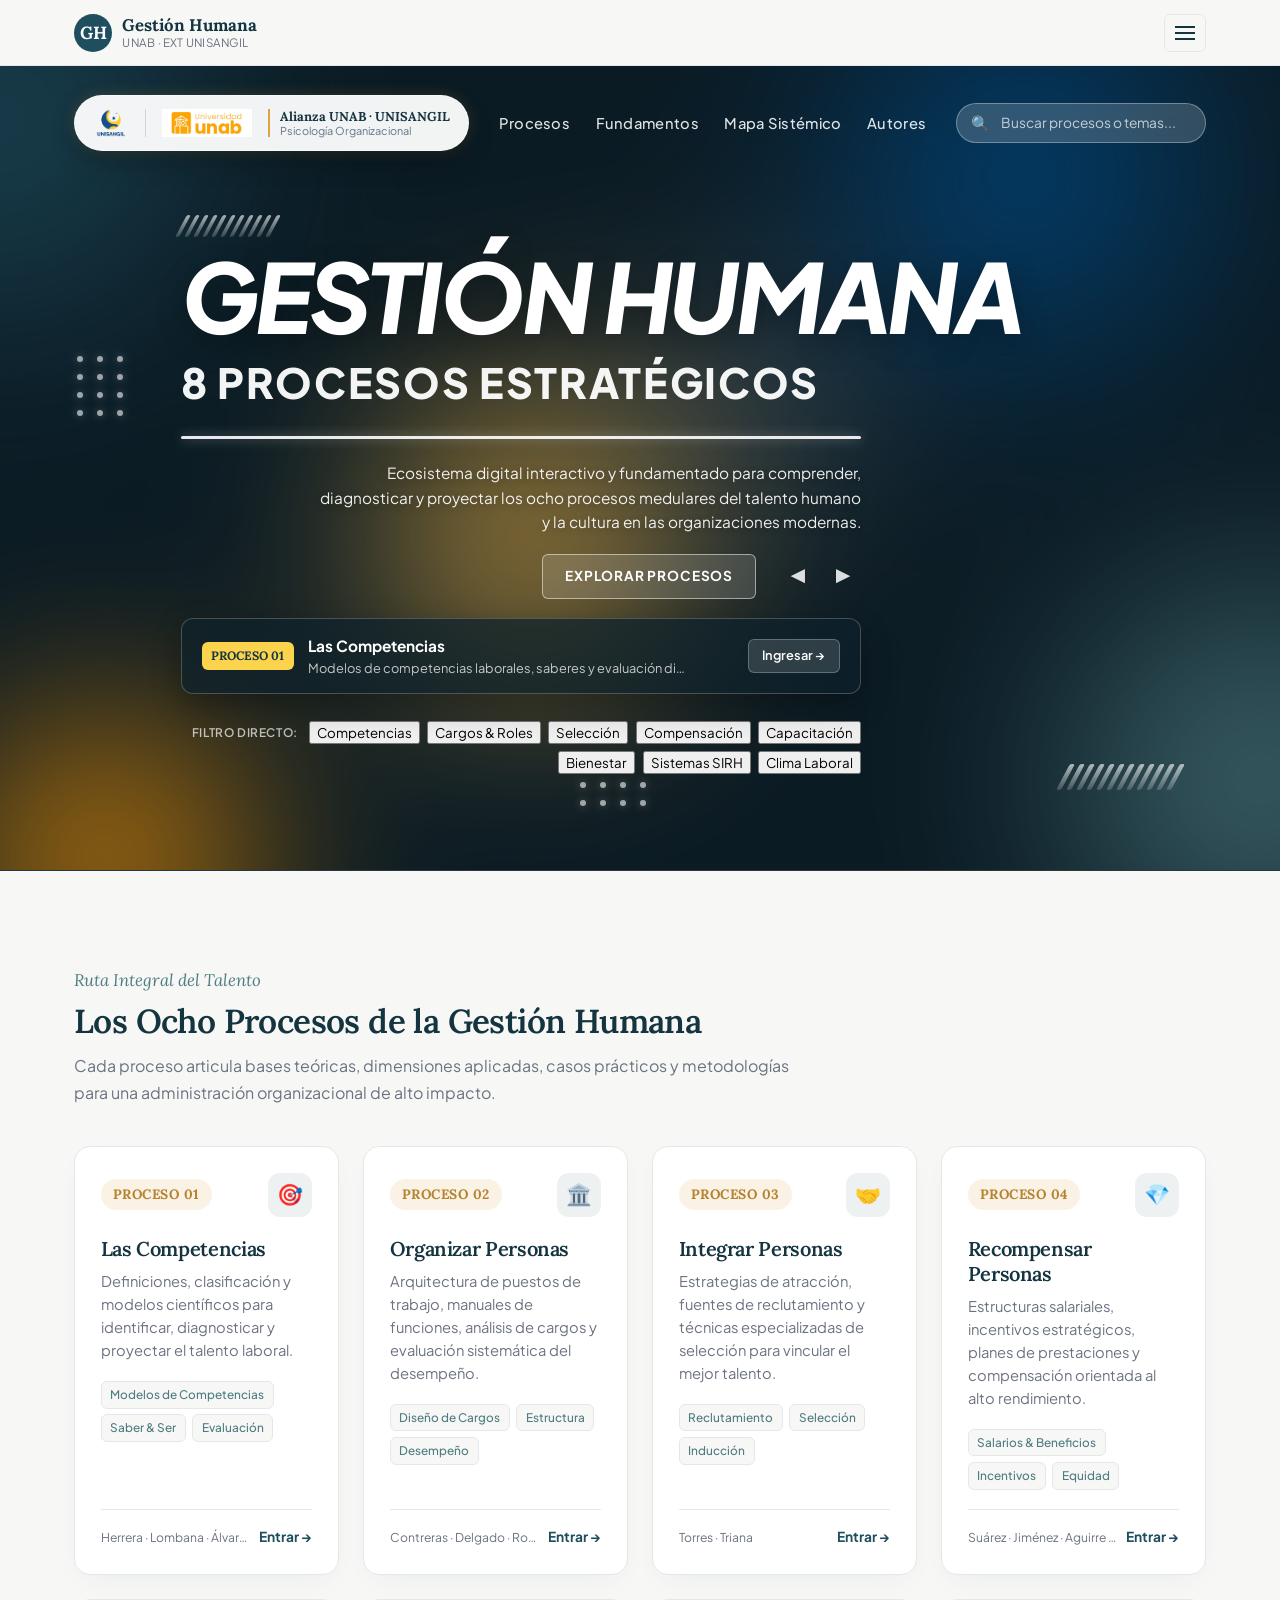
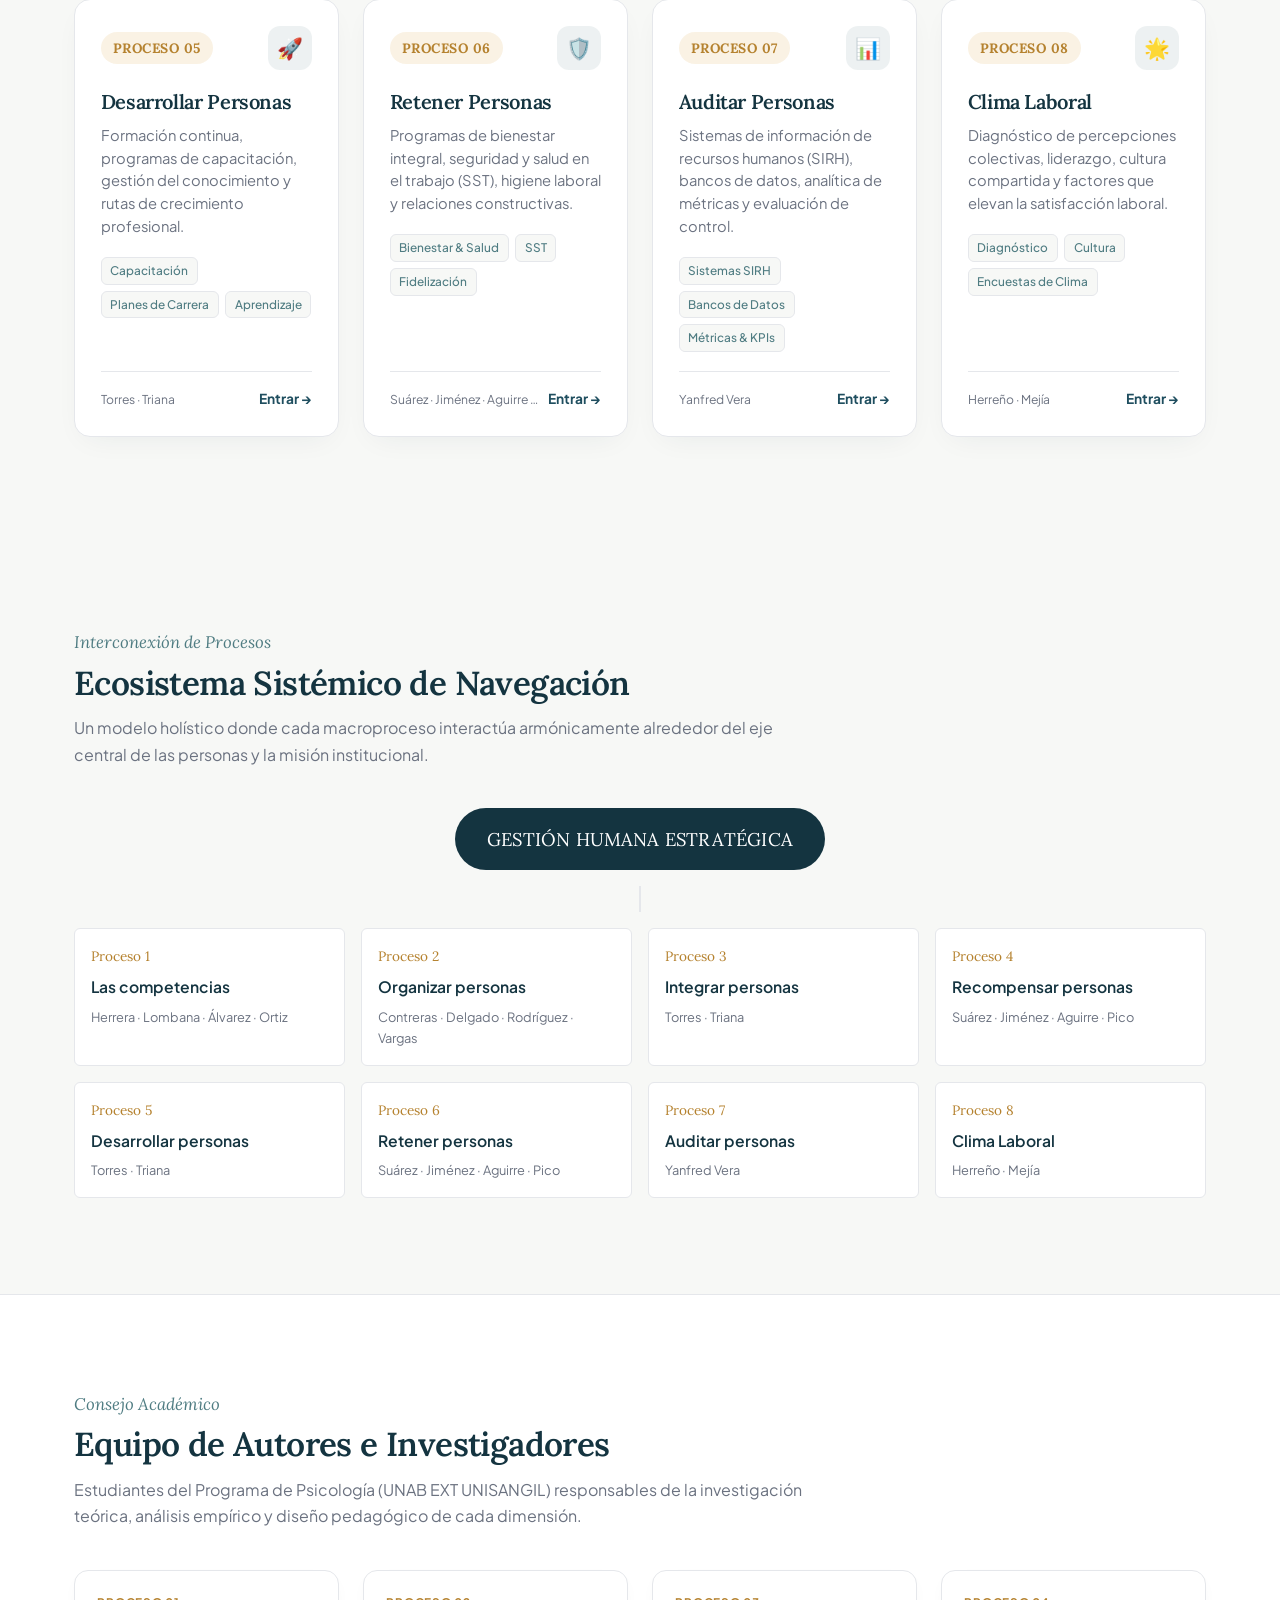
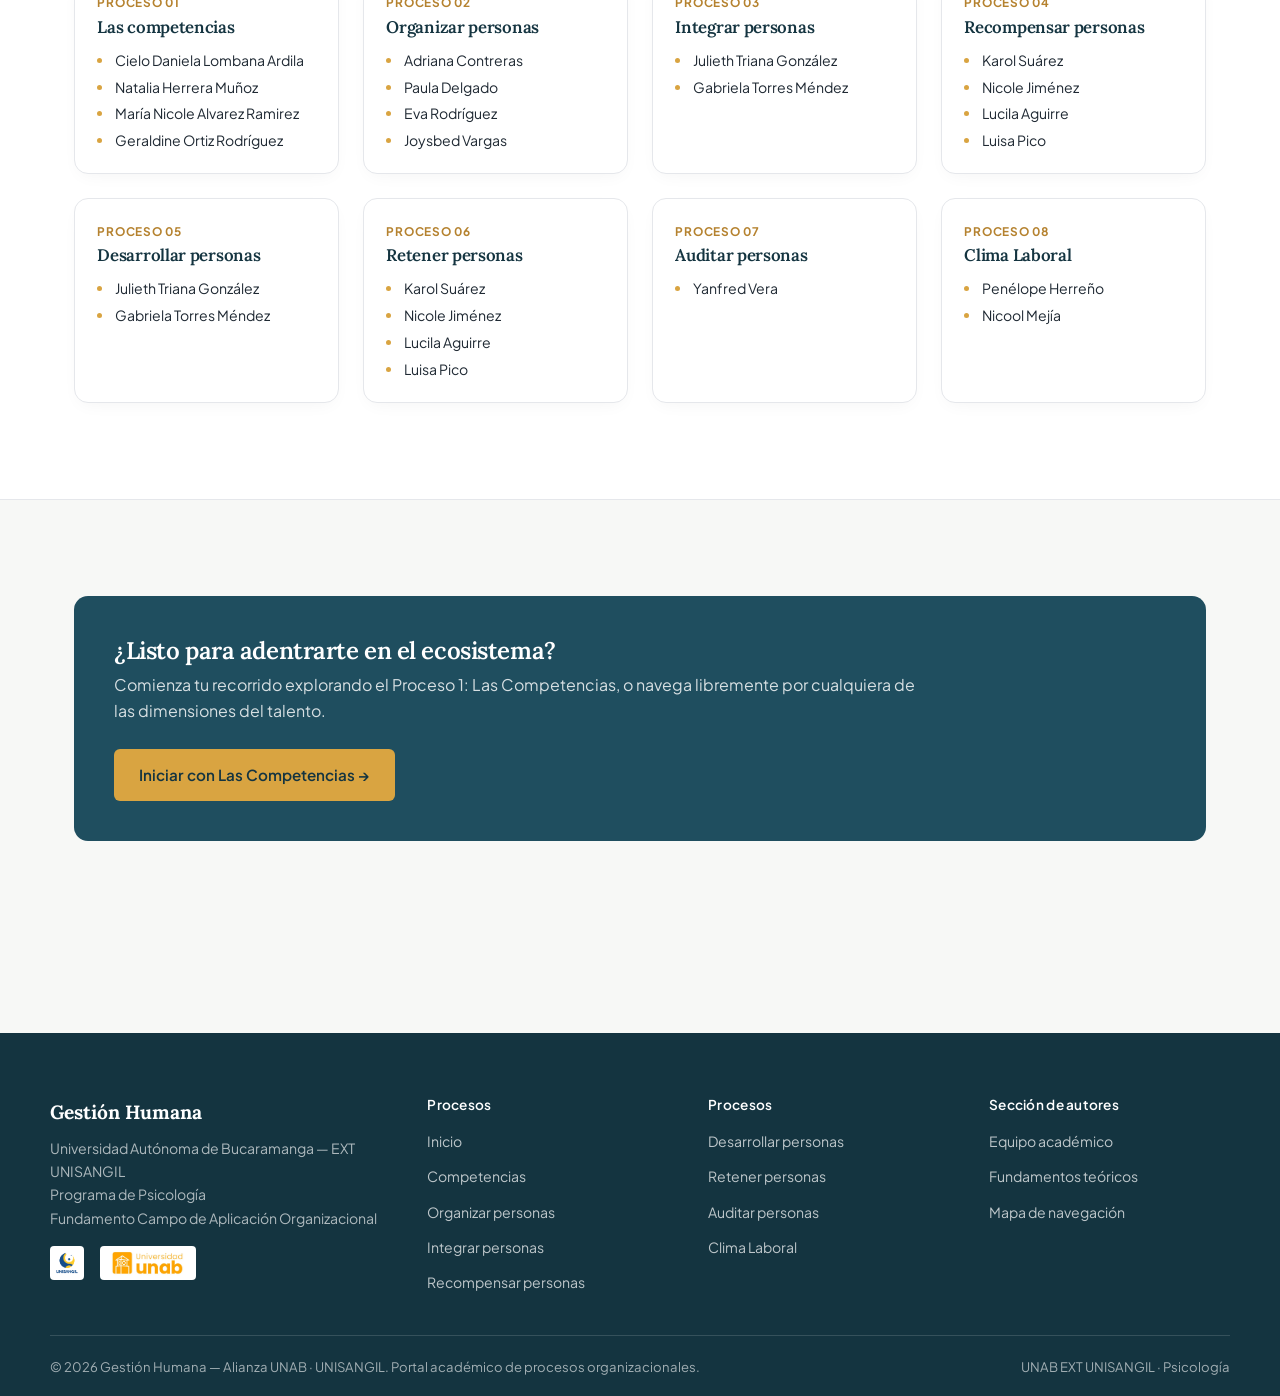
<file: index.html>
<!DOCTYPE html>
<html lang="es">

<head>
  <meta charset="UTF-8">
  <meta name="viewport" content="width=device-width, initial-scale=1.0">
  <title>Gestión Humana | Ecosistema Estratégico de Procesos Organizacionales</title>
  <meta name="description"
    content="Plataforma académica e interactiva sobre los ocho procesos estratégicos de la Gestión Humana: competencias, organización, integración, recompensas, desarrollo, retención, auditoría y clima laboral. Alianza UNAB · UNISANGIL.">
  <link rel="icon" href="img/logo-unisangil.png">
  <link rel="stylesheet" href="css/style.css">
</head>

<body>
  <a class="skip-link" href="#main">Saltar al contenido principal</a>
  <header class="site-header" id="site-header"></header>

  <main id="main">

    <!-- ==========================================================================
         HERO MESH — ESTILO VECTOR TEMPLATE CON PALETA INSTITUCIONAL
         ========================================================================== -->
    <section class="hero-mesh-stage" id="hero">

      <!-- Degradado Líquido Mesh Gradient con colores del proyecto -->
      <div class="mesh-liquid-canvas" aria-hidden="true">
        <div class="mesh-blob mesh-blob-primary"></div>
        <div class="mesh-blob mesh-blob-unisangil"></div>
        <div class="mesh-blob mesh-blob-accent"></div>
        <div class="mesh-blob mesh-blob-unab"></div>
        <div class="mesh-blob mesh-blob-secondary"></div>
        <div class="mesh-blob mesh-blob-glow"></div>
      </div>

      <!-- Puntos de Matriz decorativos (como en la imagen de referencia) -->
      <div class="mesh-dot-matrix mesh-dots-top" aria-hidden="true">
        <span></span><span></span><span></span>
        <span></span><span></span><span></span>
        <span></span><span></span><span></span>
        <span></span><span></span><span></span>
      </div>
      <div class="mesh-dot-matrix mesh-dots-bottom" aria-hidden="true">
        <span></span><span></span><span></span><span></span>
        <span></span><span></span><span></span><span></span>
      </div>

      <!-- Rayas Diagonales Inferiores Derechas (//////) como en la plantilla -->
      <div class="mesh-stripes-accent mesh-stripes-bottom" aria-hidden="true">
        <i></i><i></i><i></i><i></i><i></i><i></i><i></i><i></i><i></i><i></i><i></i><i></i>
      </div>

      <div class="container">
        <!-- Barra Superior Integrada con Logos UNISANGIL y UNAB -->
        <div class="mesh-topbar">
          <div class="mesh-logos-capsule">
            <img src="img/logo-unisangil.png" alt="Logotipo UNISANGIL" class="mesh-logo-img-unisangil">
            <span class="mesh-logo-divider"></span>
            <img src="img/logo-unab.jpeg" alt="Logotipo UNAB" class="mesh-logo-img-unab">
            <div class="mesh-logo-labels">
              <strong>Alianza UNAB · UNISANGIL</strong>
              <span>Psicología Organizacional</span>
            </div>
          </div>

          <nav class="mesh-top-nav" aria-label="Navegación hero">
            <a href="#procesos">Procesos</a>
            <a href="#fundamentos">Fundamentos</a>
            <a href="#mapa">Mapa Sistémico</a>
            <a href="#equipo">Autores</a>
          </nav>

          <div class="mesh-search-box">
            <div class="mesh-search-input-wrap">
              <span class="mesh-search-icon" aria-hidden="true">🔍</span>
              <input type="text" id="process-search-input" placeholder="Buscar procesos o temas..." autocomplete="off"
                aria-label="Buscar en los procesos de gestión humana">
              <button type="button" id="clear-search-btn" class="clear-search-btn" aria-label="Limpiar búsqueda"
                style="display:none;">✕</button>
            </div>
          </div>
        </div>

        <!-- Cuerpo Central del Hero (Estilo "SHOP NOW / DISCOUNT 30%") -->
        <div class="mesh-hero-body">
          <div class="mesh-hero-headline-group">

            <!-- Rayas Diagonales Superiores como en la imagen -->
            <div class="mesh-stripes-accent mesh-stripes-top-elem" aria-hidden="true">
              <i></i><i></i><i></i><i></i><i></i><i></i><i></i><i></i><i></i><i></i><i></i>
            </div>

            <!-- Título Gigante en Itálica Mayúscula -->
            <h1 class="mesh-hero-title">GESTIÓN HUMANA</h1>

            <!-- Subtítulo Destacado -->
            <div class="mesh-hero-subtitle">8 PROCESOS ESTRATÉGICOS</div>

            <!-- Línea Horizontal Sólida idéntica a la imagen de referencia -->
            <div class="mesh-horizontal-rule"></div>

            <!-- Bloque Inferior con Texto, Botón MORE INFO y Flechas ◄ ► -->
            <div class="mesh-lower-row">
              <p class="mesh-lede-paragraph">
                Ecosistema digital interactivo y fundamentado para comprender, diagnosticar y proyectar los ocho
                procesos medulares del talento humano y la cultura en las organizaciones modernas.
              </p>

              <div class="mesh-actions-bar">
                <a href="#procesos" class="mesh-btn-more">EXPLORAR PROCESOS</a>

                <!-- Flechas ◄ ► de la plantilla -->
                <div class="mesh-nav-arrows">
                  <button type="button" id="mesh-prev-btn" class="mesh-arrow-btn"
                    aria-label="Proceso anterior">◀</button>
                  <button type="button" id="mesh-next-btn" class="mesh-arrow-btn"
                    aria-label="Proceso siguiente">▶</button>
                </div>
              </div>

              <!-- Spotlight dinámico sincronizado con las flechas ◄ ► -->
              <div class="mesh-spotlight-pill" id="mesh-spotlight">
                <div class="spotlight-info">
                  <span class="spotlight-tag" id="spotlight-num">PROCESO 01</span>
                  <div class="spotlight-text-group">
                    <strong id="spotlight-title">Las Competencias</strong>
                    <span id="spotlight-desc">Modelos de competencias laborales, saberes y evaluación diagnóstica del
                      talento.</span>
                  </div>
                </div>
                <a href="pantalla/competencias.html" id="spotlight-link" class="spotlight-btn-go">Ingresar →</a>
              </div>

              <!-- Chips de filtro directo -->
              <div class="mesh-chips-tray">
                <span class="mesh-chips-label">Filtro directo:</span>
                <button type="button" class="quick-chip" data-search="competencias">Competencias</button>
                <button type="button" class="quick-chip" data-search="organizar">Cargos & Roles</button>
                <button type="button" class="quick-chip" data-search="integrar">Selección</button>
                <button type="button" class="quick-chip" data-search="recompensar">Compensación</button>
                <button type="button" class="quick-chip" data-search="desarrollar">Capacitación</button>
                <button type="button" class="quick-chip" data-search="retener">Bienestar</button>
                <button type="button" class="quick-chip" data-search="auditar">Sistemas SIRH</button>
                <button type="button" class="quick-chip" data-search="clima">Clima Laboral</button>
              </div>

            </div>
          </div>
        </div>

      </div>
    </section>

    <!-- ==========================================================================
         LOS 8 PROCESOS ESTRATÉGICOS — TARJETAS INTERACTIVAS
         ========================================================================== -->
    <section class="section" id="procesos">
      <div class="container">
        <div class="section-head">
          <span class="section-kicker">Ruta Integral del Talento</span>
          <h2>Los Ocho Procesos de la Gestión Humana</h2>
          <p>Cada proceso articula bases teóricas, dimensiones aplicadas, casos prácticos y metodologías para una
            administración organizacional de alto impacto.</p>
        </div>

        <div class="process-grid-epic" id="process-grid">

          <!-- Proceso 1 -->
          <a class="process-card-epic reveal" href="pantalla/competencias.html"
            data-keywords="competencias habilidades saber hacer modelos conductual funcional constructivista perfiles evaluacion">
            <div>
              <div class="pcard-top">
                <span class="pcard-num">PROCESO 01</span>
                <div class="pcard-icon" aria-hidden="true">🎯</div>
              </div>
              <h3 class="pcard-title">Las Competencias</h3>
              <p class="pcard-desc">Definiciones, clasificación y modelos científicos para identificar, diagnosticar y
                proyectar el talento laboral.</p>
              <div class="pcard-tags">
                <span class="pcard-tag">Modelos de Competencias</span>
                <span class="pcard-tag">Saber & Ser</span>
                <span class="pcard-tag">Evaluación</span>
              </div>
            </div>
            <div class="pcard-footer">
              <span class="pcard-authors" title="Herrera · Lombana · Álvarez · Ortiz">Herrera · Lombana · Álvarez ·
                Ortiz</span>
              <span class="pcard-action">Entrar →</span>
            </div>
          </a>

          <!-- Proceso 2 -->
          <a class="process-card-epic reveal" href="pantalla/organizar-personas.html"
            data-keywords="organizar diseño de cargos puestos roles funciones organigrama perfiles estructura evaluacion del desempeño">
            <div>
              <div class="pcard-top">
                <span class="pcard-num">PROCESO 02</span>
                <div class="pcard-icon" aria-hidden="true">🏛️</div>
              </div>
              <h3 class="pcard-title">Organizar Personas</h3>
              <p class="pcard-desc">Arquitectura de puestos de trabajo, manuales de funciones, análisis de cargos y
                evaluación sistemática del desempeño.</p>
              <div class="pcard-tags">
                <span class="pcard-tag">Diseño de Cargos</span>
                <span class="pcard-tag">Estructura</span>
                <span class="pcard-tag">Desempeño</span>
              </div>
            </div>
            <div class="pcard-footer">
              <span class="pcard-authors" title="Contreras · Delgado · Rodríguez · Vargas">Contreras · Delgado ·
                Rodríguez · Vargas</span>
              <span class="pcard-action">Entrar →</span>
            </div>
          </a>

          <!-- Proceso 3 -->
          <a class="process-card-epic reveal" href="pantalla/integrar-personas.html"
            data-keywords="integrar reclutamiento seleccion atraccion talento entrevistas pruebas psicotecnicas hojas de vida induccion incorporacion">
            <div>
              <div class="pcard-top">
                <span class="pcard-num">PROCESO 03</span>
                <div class="pcard-icon" aria-hidden="true">🤝</div>
              </div>
              <h3 class="pcard-title">Integrar Personas</h3>
              <p class="pcard-desc">Estrategias de atracción, fuentes de reclutamiento y técnicas especializadas de
                selección para vincular el mejor talento.</p>
              <div class="pcard-tags">
                <span class="pcard-tag">Reclutamiento</span>
                <span class="pcard-tag">Selección</span>
                <span class="pcard-tag">Inducción</span>
              </div>
            </div>
            <div class="pcard-footer">
              <span class="pcard-authors" title="Torres · Triana">Torres · Triana</span>
              <span class="pcard-action">Entrar →</span>
            </div>
          </a>

          <!-- Proceso 4 -->
          <a class="process-card-epic reveal" href="pantalla/recompensar-personas.html"
            data-keywords="recompensar remuneracion salarios beneficios prestaciones incentivos motivacion compensacion equidad interna">
            <div>
              <div class="pcard-top">
                <span class="pcard-num">PROCESO 04</span>
                <div class="pcard-icon" aria-hidden="true">💎</div>
              </div>
              <h3 class="pcard-title">Recompensar Personas</h3>
              <p class="pcard-desc">Estructuras salariales, incentivos estratégicos, planes de prestaciones y
                compensación orientada al alto rendimiento.</p>
              <div class="pcard-tags">
                <span class="pcard-tag">Salarios & Beneficios</span>
                <span class="pcard-tag">Incentivos</span>
                <span class="pcard-tag">Equidad</span>
              </div>
            </div>
            <div class="pcard-footer">
              <span class="pcard-authors" title="Suárez · Jiménez · Aguirre · Pico">Suárez · Jiménez · Aguirre ·
                Pico</span>
              <span class="pcard-action">Entrar →</span>
            </div>
          </a>

          <!-- Proceso 5 -->
          <a class="process-card-epic reveal" href="pantalla/desarrollar-personas.html"
            data-keywords="desarrollar formacion capacitacion entrenamiento planes de carrera aprendizaje gestion del conocimiento talento">
            <div>
              <div class="pcard-top">
                <span class="pcard-num">PROCESO 05</span>
                <div class="pcard-icon" aria-hidden="true">🚀</div>
              </div>
              <h3 class="pcard-title">Desarrollar Personas</h3>
              <p class="pcard-desc">Formación continua, programas de capacitación, gestión del conocimiento y rutas de
                crecimiento profesional.</p>
              <div class="pcard-tags">
                <span class="pcard-tag">Capacitación</span>
                <span class="pcard-tag">Planes de Carrera</span>
                <span class="pcard-tag">Aprendizaje</span>
              </div>
            </div>
            <div class="pcard-footer">
              <span class="pcard-authors" title="Torres · Triana">Torres · Triana</span>
              <span class="pcard-action">Entrar →</span>
            </div>
          </a>

          <!-- Proceso 6 -->
          <a class="process-card-epic reveal" href="pantalla/retener-personas.html"
            data-keywords="retener bienestar seguridad y salud en el trabajo sst higiene relaciones laborales ergonomia calidad de vida fidelizacion">
            <div>
              <div class="pcard-top">
                <span class="pcard-num">PROCESO 06</span>
                <div class="pcard-icon" aria-hidden="true">🛡️</div>
              </div>
              <h3 class="pcard-title">Retener Personas</h3>
              <p class="pcard-desc">Programas de bienestar integral, seguridad y salud en el trabajo (SST), higiene
                laboral y relaciones constructivas.</p>
              <div class="pcard-tags">
                <span class="pcard-tag">Bienestar & Salud</span>
                <span class="pcard-tag">SST</span>
                <span class="pcard-tag">Fidelización</span>
              </div>
            </div>
            <div class="pcard-footer">
              <span class="pcard-authors" title="Suárez · Jiménez · Aguirre · Pico">Suárez · Jiménez · Aguirre ·
                Pico</span>
              <span class="pcard-action">Entrar →</span>
            </div>
          </a>

          <!-- Proceso 7 -->
          <a class="process-card-epic reveal" href="pantalla/auditar-personas.html"
            data-keywords="auditar auditoria banco de datos sirh sistemas de informacion metricas kpis control analitica seguimiento">
            <div>
              <div class="pcard-top">
                <span class="pcard-num">PROCESO 07</span>
                <div class="pcard-icon" aria-hidden="true">📊</div>
              </div>
              <h3 class="pcard-title">Auditar Personas</h3>
              <p class="pcard-desc">Sistemas de información de recursos humanos (SIRH), bancos de datos, analítica de
                métricas y evaluación de control.</p>
              <div class="pcard-tags">
                <span class="pcard-tag">Sistemas SIRH</span>
                <span class="pcard-tag">Bancos de Datos</span>
                <span class="pcard-tag">Métricas & KPIs</span>
              </div>
            </div>
            <div class="pcard-footer">
              <span class="pcard-authors" title="Yanfred Vera">Yanfred Vera</span>
              <span class="pcard-action">Entrar →</span>
            </div>
          </a>

          <!-- Proceso 8 -->
          <a class="process-card-epic reveal" href="pantalla/clima-laboral.html"
            data-keywords="clima laboral cultura ambiente organizacional liderazgo motivacion encuestas diagnostico satisfaccion">
            <div>
              <div class="pcard-top">
                <span class="pcard-num">PROCESO 08</span>
                <div class="pcard-icon" aria-hidden="true">🌟</div>
              </div>
              <h3 class="pcard-title">Clima Laboral</h3>
              <p class="pcard-desc">Diagnóstico de percepciones colectivas, liderazgo, cultura compartida y factores que
                elevan la satisfacción laboral.</p>
              <div class="pcard-tags">
                <span class="pcard-tag">Diagnóstico</span>
                <span class="pcard-tag">Cultura</span>
                <span class="pcard-tag">Encuestas de Clima</span>
              </div>
            </div>
            <div class="pcard-footer">
              <span class="pcard-authors" title="Herreño · Mejía">Herreño · Mejía</span>
              <span class="pcard-action">Entrar →</span>
            </div>
          </a>

        </div>
      </div>
    </section>

    <!-- ==========================================================================
         MARCO CONCEPTUAL & PILARES DE AUTOR
         ========================================================================== -->

    <!-- ==========================================================================
         MAPA DE NAVEGACIÓN SISTÉMICO
         ========================================================================== -->
    <section class="section" id="mapa">
      <div class="container">
        <div class="section-head">
          <span class="section-kicker">Interconexión de Procesos</span>
          <h2>Ecosistema Sistémico de Navegación</h2>
          <p>Un modelo holístico donde cada macroproceso interactúa armónicamente alrededor del eje central de las
            personas y la misión institucional.</p>
        </div>

        <div class="navmap">
          <div class="navmap-hub">GESTIÓN HUMANA ESTRATÉGICA</div>
          <div class="navmap-line" aria-hidden="true"></div>
          <div class="navmap-grid">
            <a class="navmap-item reveal" href="pantalla/competencias.html">
              <span class="n">Proceso 1</span>
              <span class="t">Las competencias</span>
              <span class="r">Herrera · Lombana · Álvarez · Ortiz</span>
            </a>
            <a class="navmap-item reveal" href="pantalla/organizar-personas.html">
              <span class="n">Proceso 2</span>
              <span class="t">Organizar personas</span>
              <span class="r">Contreras · Delgado · Rodríguez · Vargas</span>
            </a>
            <a class="navmap-item reveal" href="pantalla/integrar-personas.html">
              <span class="n">Proceso 3</span>
              <span class="t">Integrar personas</span>
              <span class="r">Torres · Triana</span>
            </a>
            <a class="navmap-item reveal" href="pantalla/recompensar-personas.html">
              <span class="n">Proceso 4</span>
              <span class="t">Recompensar personas</span>
              <span class="r">Suárez · Jiménez · Aguirre · Pico</span>
            </a>
            <a class="navmap-item reveal" href="pantalla/desarrollar-personas.html">
              <span class="n">Proceso 5</span>
              <span class="t">Desarrollar personas</span>
              <span class="r">Torres · Triana</span>
            </a>
            <a class="navmap-item reveal" href="pantalla/retener-personas.html">
              <span class="n">Proceso 6</span>
              <span class="t">Retener personas</span>
              <span class="r">Suárez · Jiménez · Aguirre · Pico</span>
            </a>
            <a class="navmap-item reveal" href="pantalla/auditar-personas.html">
              <span class="n">Proceso 7</span>
              <span class="t">Auditar personas</span>
              <span class="r">Yanfred Vera</span>
            </a>
            <a class="navmap-item reveal" href="pantalla/clima-laboral.html">
              <span class="n">Proceso 8</span>
              <span class="t">Clima Laboral</span>
              <span class="r">Herreño · Mejía</span>
            </a>
          </div>
        </div>
      </div>
    </section>

    <!-- ==========================================================================
         EQUIPO DE AUTORES E INVESTIGADORES
         ========================================================================== -->
    <section class="section section--alt" id="equipo">
      <div class="container">
        <div class="section-head">
          <span class="section-kicker">Consejo Académico</span>
          <h2>Equipo de Autores e Investigadores</h2>
          <p>Estudiantes del Programa de Psicología (UNAB EXT UNISANGIL) responsables de la investigación teórica,
            análisis empírico y diseño pedagógico de cada dimensión.</p>
        </div>

        <div class="team-grid-epic">

          <div class="team-card-epic reveal">
            <span class="proc-num">Proceso 01</span>
            <h3>Las competencias</h3>
            <ul>
              <li>Cielo Daniela Lombana Ardila</li>
              <li>Natalia Herrera Muñoz</li>
              <li>María Nicole Alvarez Ramirez</li>
              <li>Geraldine Ortiz Rodríguez</li>
            </ul>
          </div>

          <div class="team-card-epic reveal">
            <span class="proc-num">Proceso 02</span>
            <h3>Organizar personas</h3>
            <ul>
              <li>Adriana Contreras</li>
              <li>Paula Delgado</li>
              <li>Eva Rodríguez</li>
              <li>Joysbed Vargas</li>
            </ul>
          </div>

          <div class="team-card-epic reveal">
            <span class="proc-num">Proceso 03</span>
            <h3>Integrar personas</h3>
            <ul>
              <li>Julieth Triana González</li>
              <li>Gabriela Torres Méndez</li>
            </ul>
          </div>

          <div class="team-card-epic reveal">
            <span class="proc-num">Proceso 04</span>
            <h3>Recompensar personas</h3>
            <ul>
              <li>Karol Suárez</li>
              <li>Nicole Jiménez</li>
              <li>Lucila Aguirre</li>
              <li>Luisa Pico</li>
            </ul>
          </div>

          <div class="team-card-epic reveal">
            <span class="proc-num">Proceso 05</span>
            <h3>Desarrollar personas</h3>
            <ul>
              <li>Julieth Triana González</li>
              <li>Gabriela Torres Méndez</li>
            </ul>
          </div>

          <div class="team-card-epic reveal">
            <span class="proc-num">Proceso 06</span>
            <h3>Retener personas</h3>
            <ul>
              <li>Karol Suárez</li>
              <li>Nicole Jiménez</li>
              <li>Lucila Aguirre</li>
              <li>Luisa Pico</li>
            </ul>
          </div>

          <div class="team-card-epic reveal">
            <span class="proc-num">Proceso 07</span>
            <h3>Auditar personas</h3>
            <ul>
              <li>Yanfred Vera</li>
            </ul>
          </div>

          <div class="team-card-epic reveal">
            <span class="proc-num">Proceso 08</span>
            <h3>Clima Laboral</h3>
            <ul>
              <li>Penélope Herreño</li>
              <li>Nicool Mejía</li>
            </ul>
          </div>

        </div>
      </div>
    </section>

    <!-- ==========================================================================
         LLAMADO A LA ACCIÓN FINAL
         ========================================================================== -->
    <section class="section">
      <div class="container">
        <div class="cta-band reveal">
          <div>
            <h2>¿Listo para adentrarte en el ecosistema?</h2>
            <p>Comienza tu recorrido explorando el Proceso 1: Las Competencias, o navega libremente por cualquiera de
              las dimensiones del talento.</p>
          </div>
          <a class="btn btn-accent" href="pantalla/competencias.html">Iniciar con Las Competencias →</a>
        </div>
      </div>
    </section>

  </main>

  <footer class="site-footer" id="site-footer"></footer>
  <script src="js/main.js"></script>
</body>

</html>
</file>
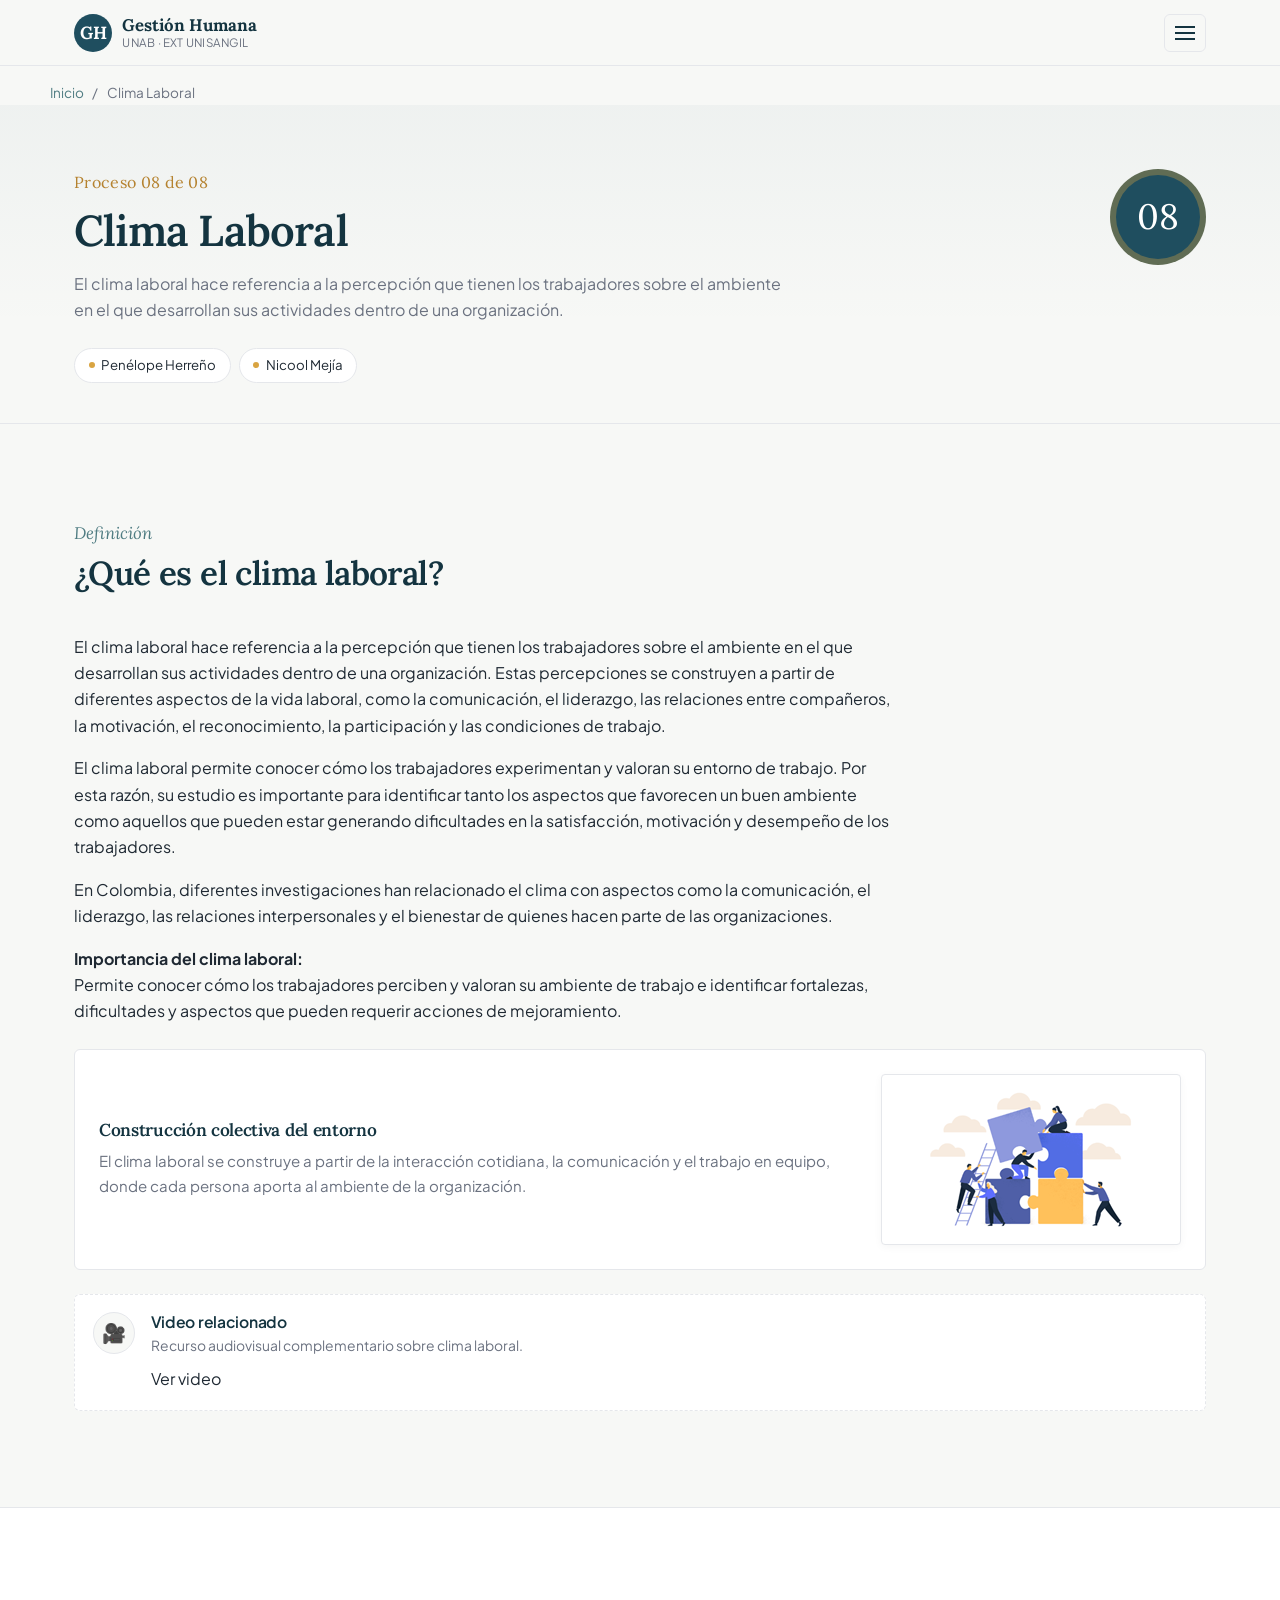
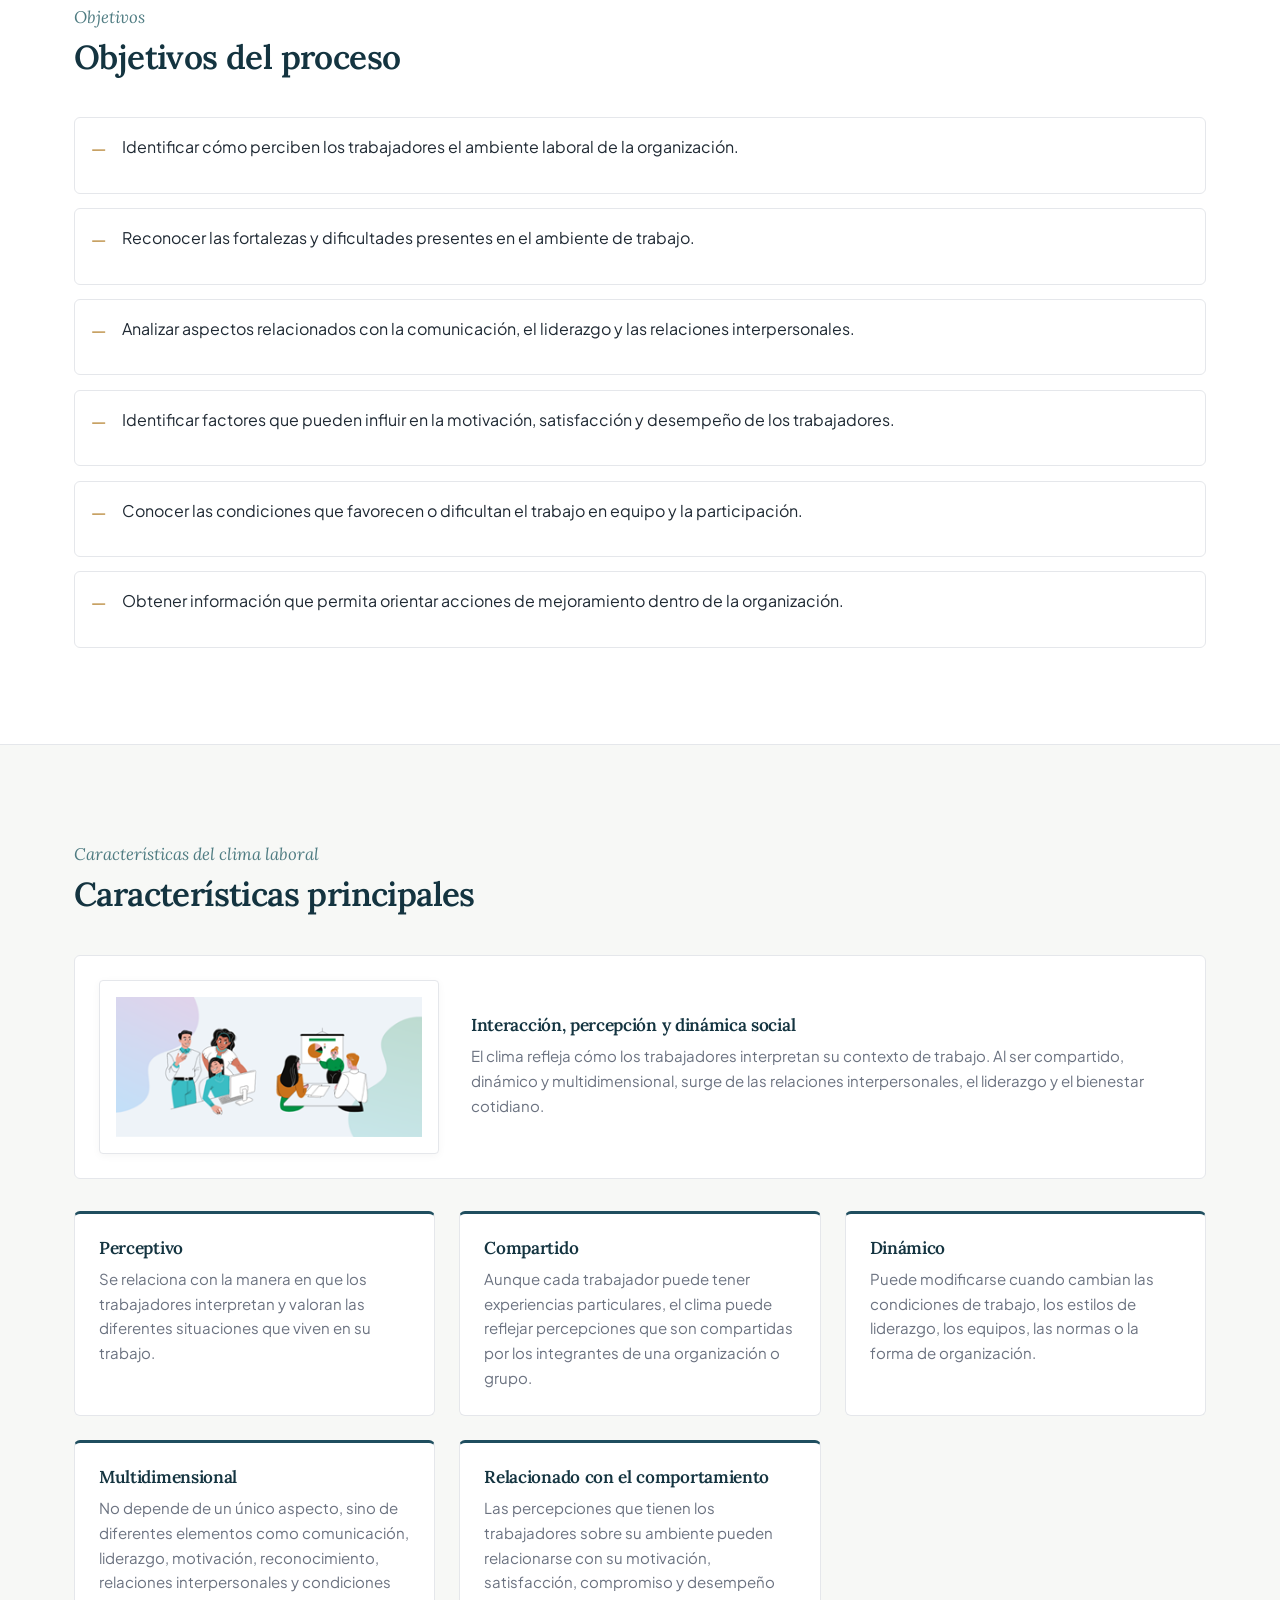
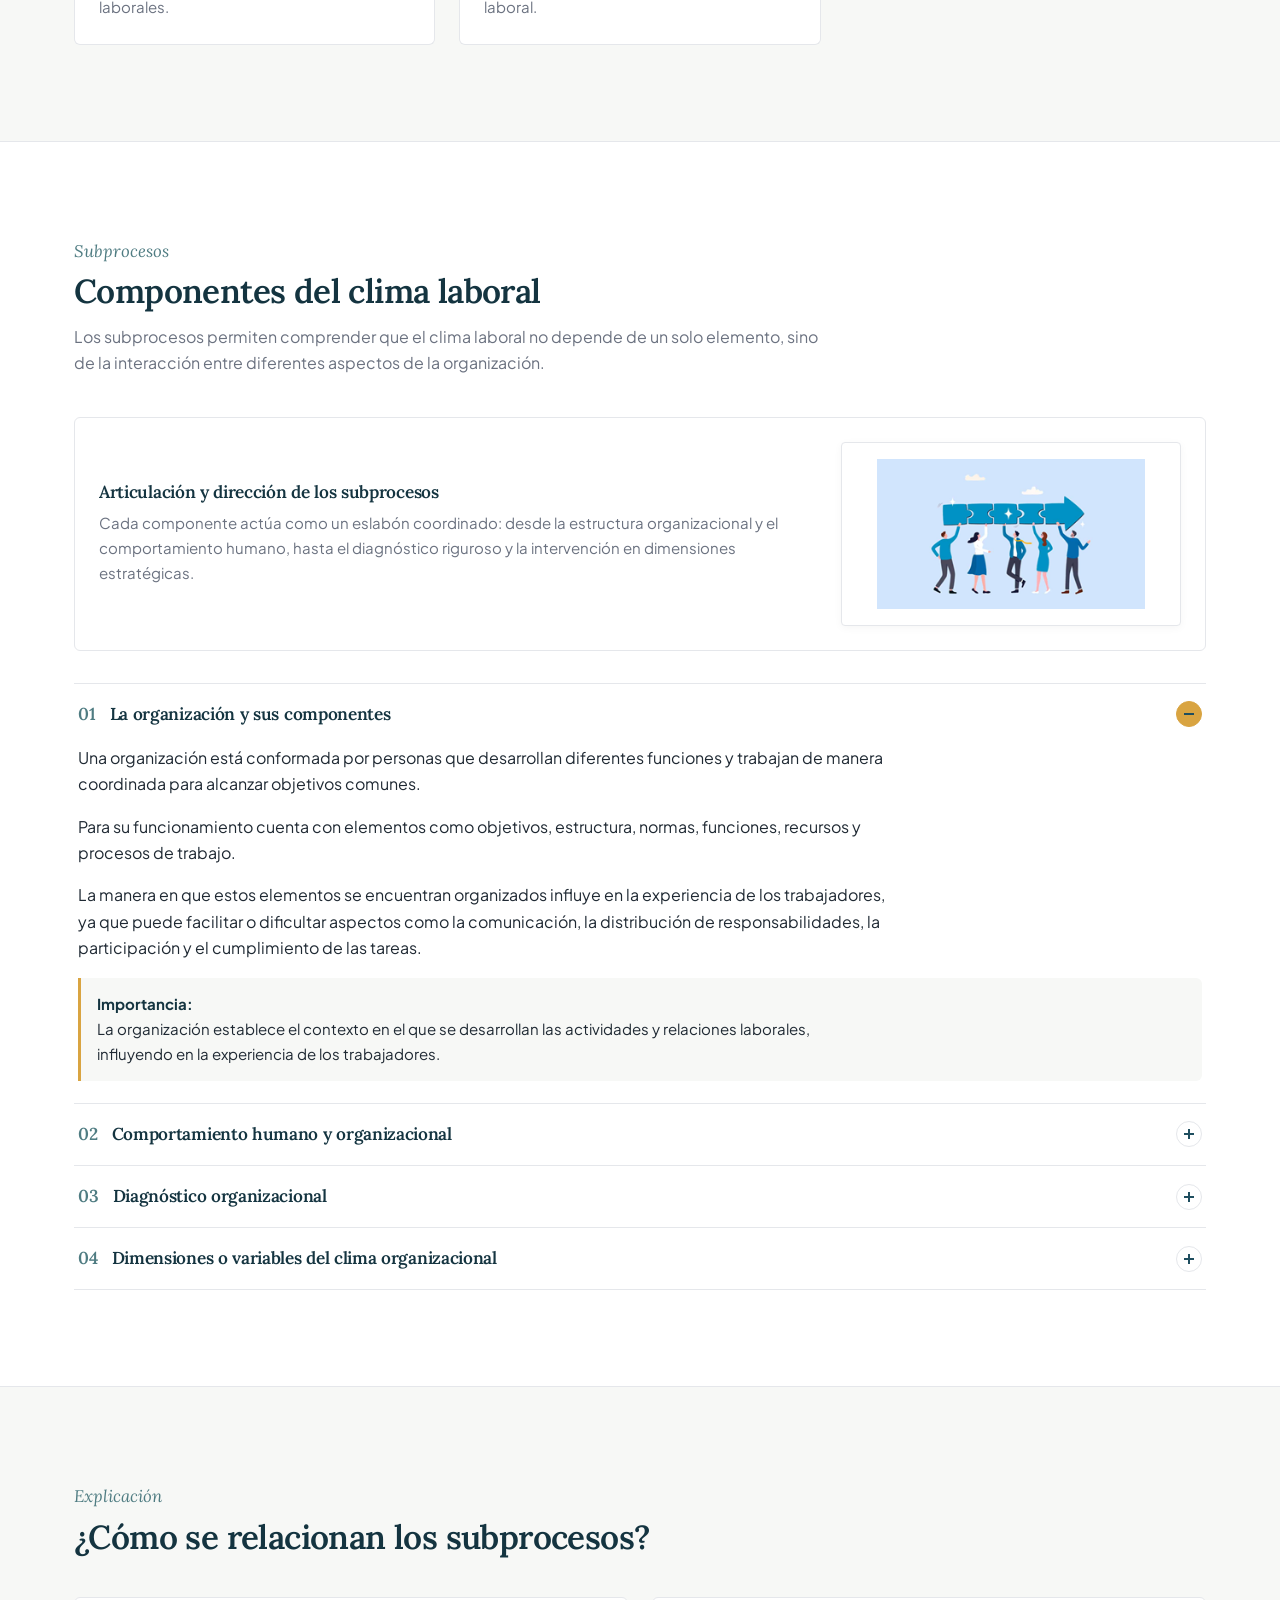
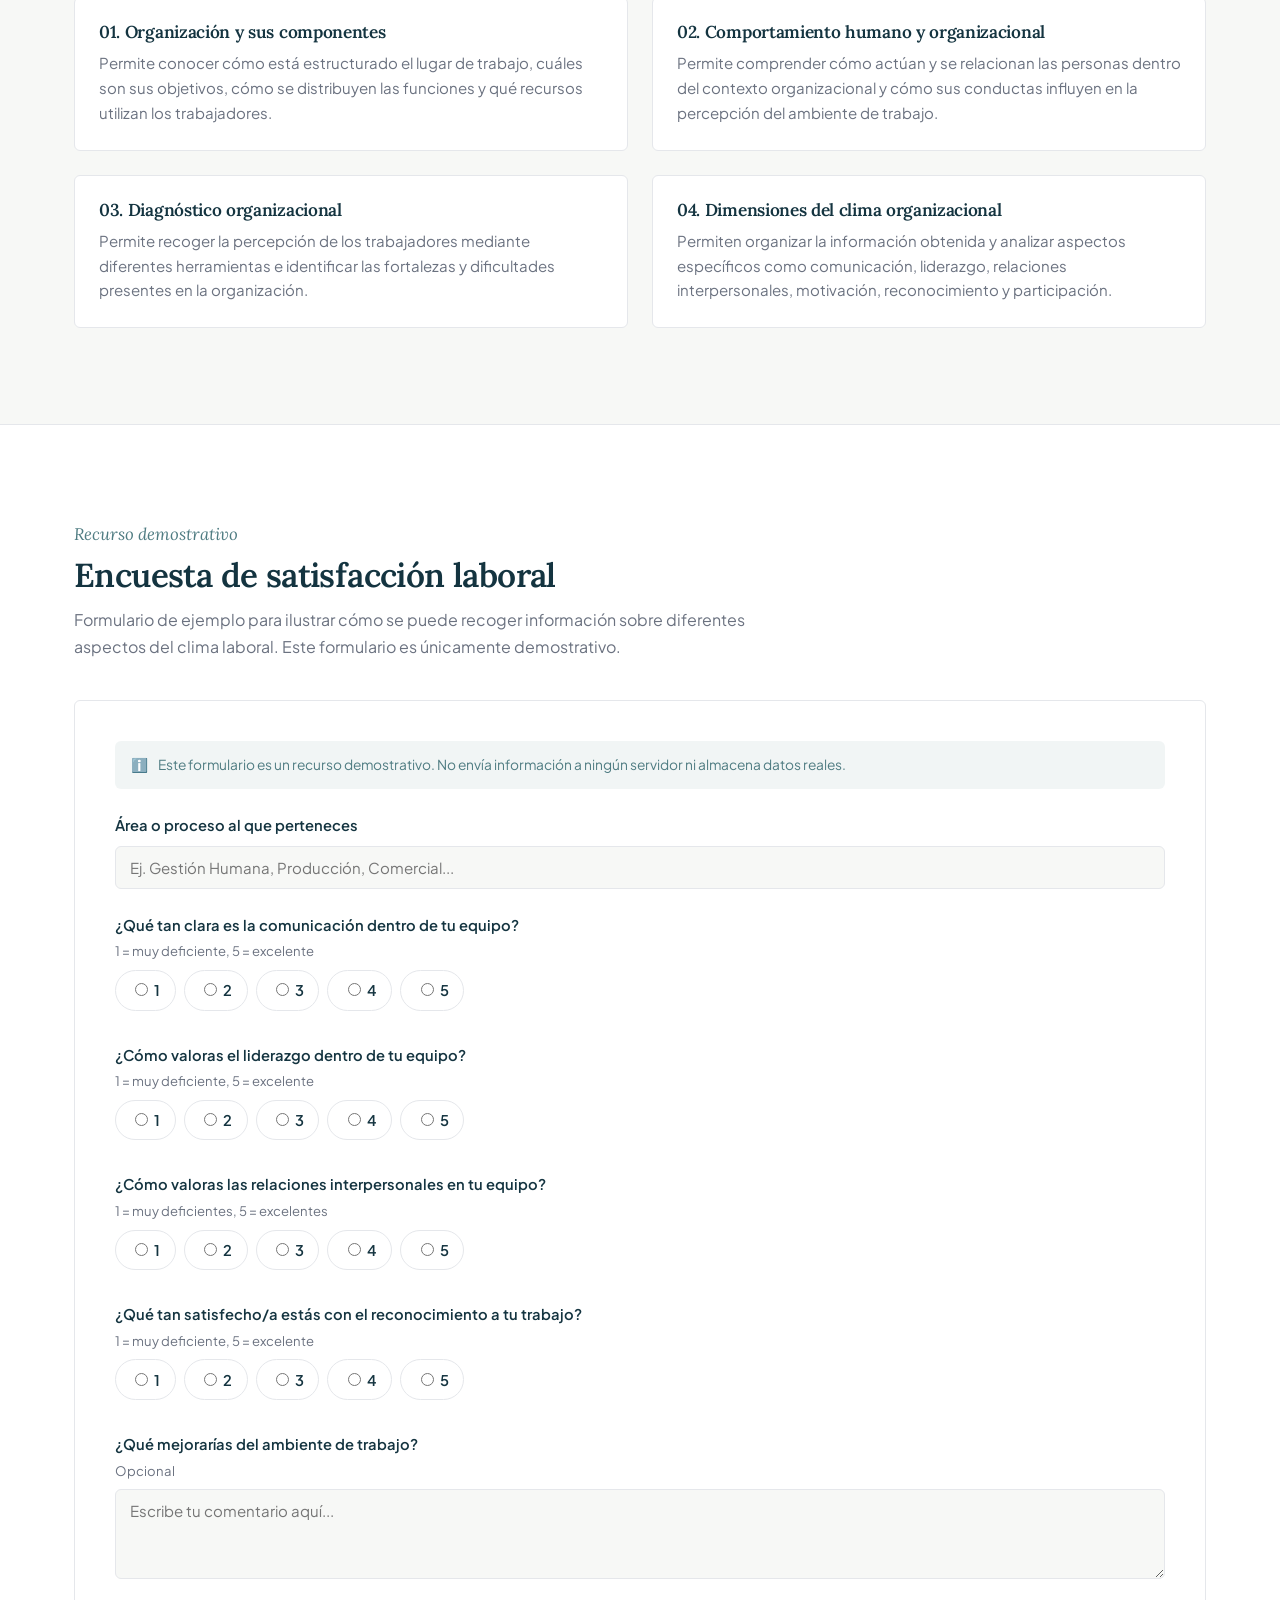
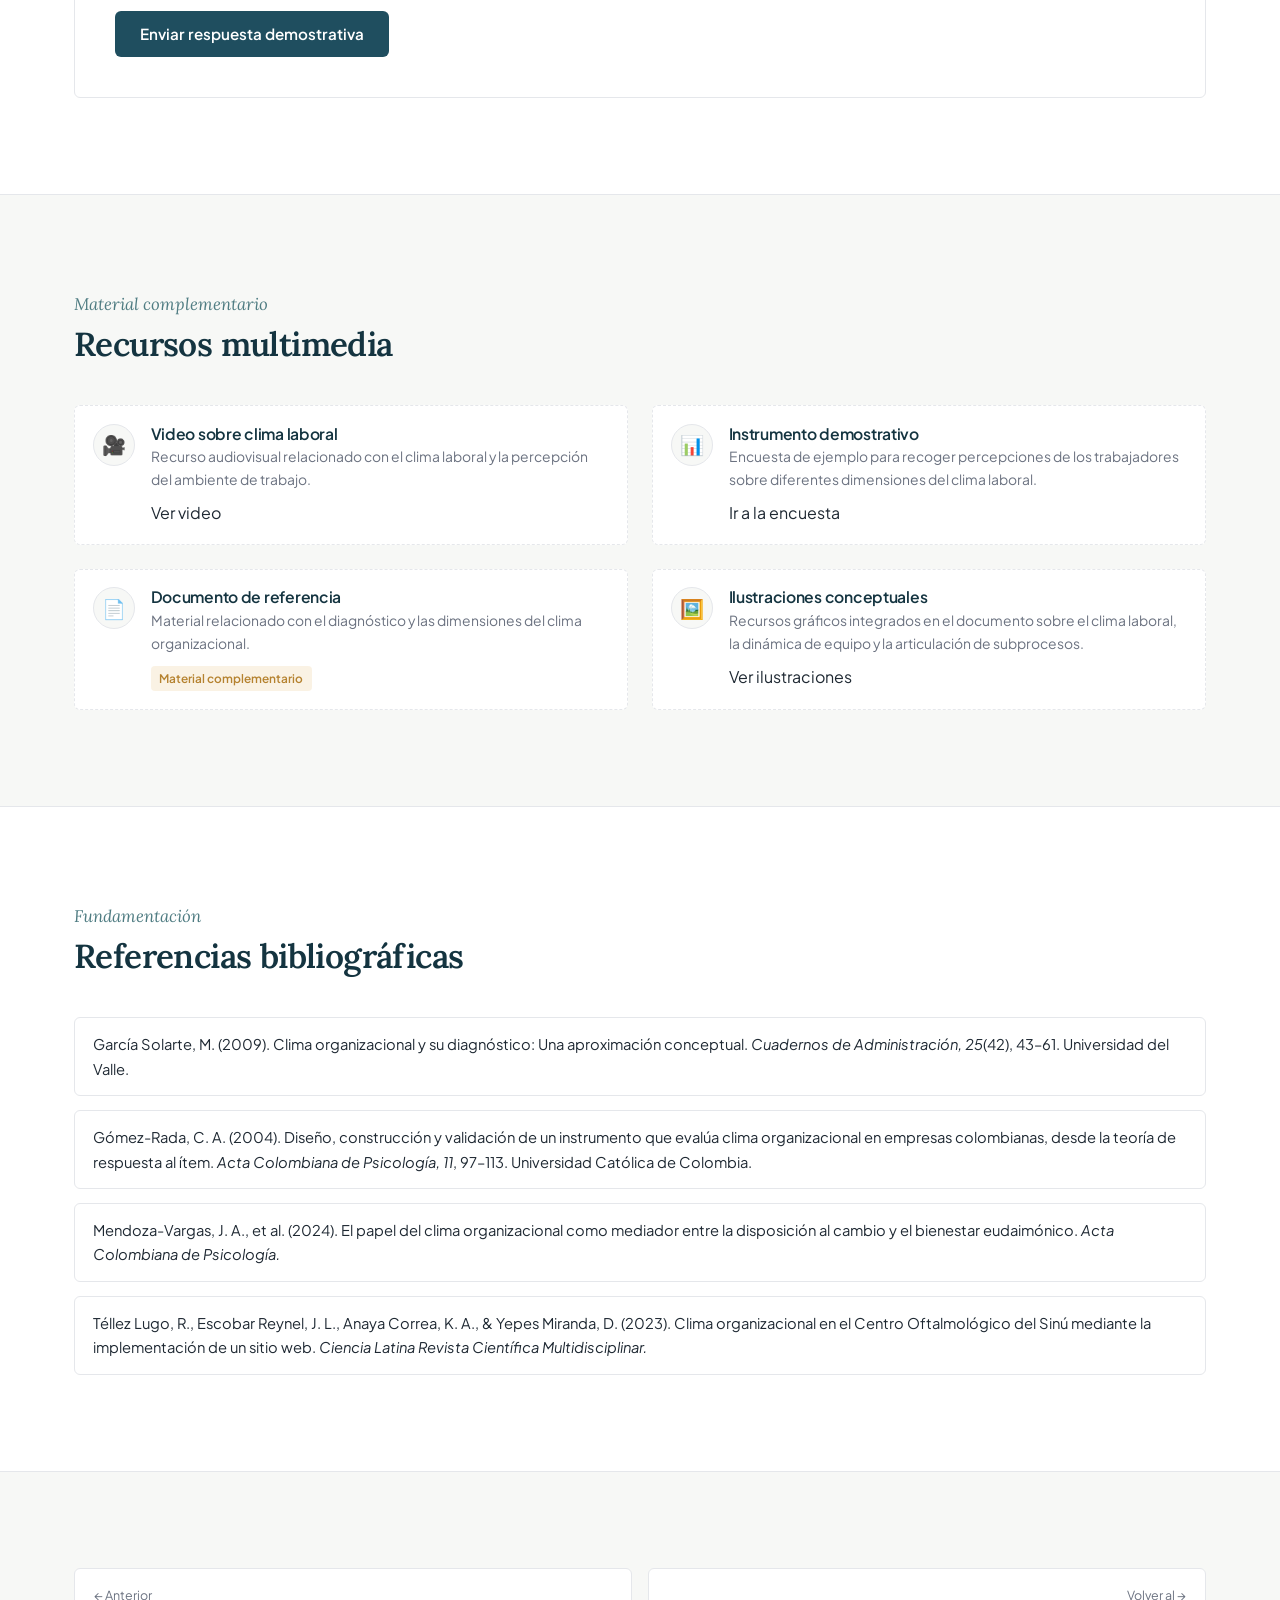
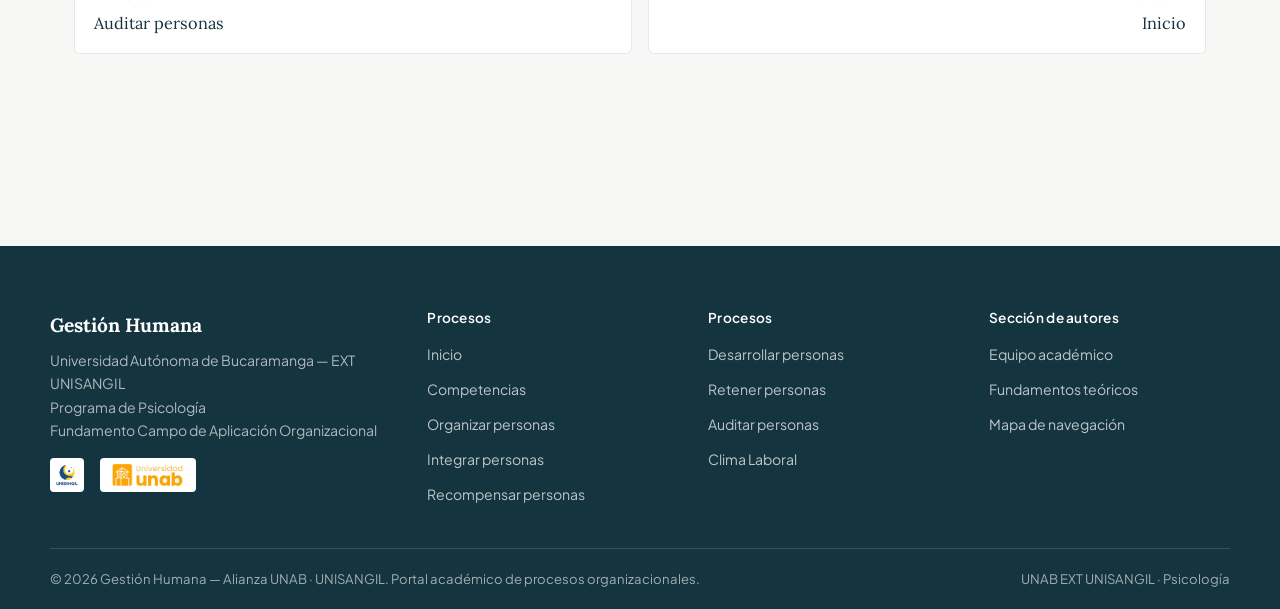
<file: pantalla/clima-laboral.html>
<!-- Pantalla clima laboral -->

<!DOCTYPE html>
<html lang="es">

<head>
  <meta charset="UTF-8">
  <meta name="viewport" content="width=device-width, initial-scale=1.0">
  <title>Clima Laboral | Gestión Humana</title>
  <meta name="description"
    content="Definición, objetivos, características, subprocesos y dimensiones del clima laboral dentro de la Gestión Humana.">
  <link rel="icon" href="../img/logo-unisangil.png">
  <link rel="stylesheet" href="../css/style.css">
</head>

<body>
  <a class="skip-link" href="#main">Saltar al contenido principal</a>
  <header class="site-header" id="site-header"></header>
  <main id="main">
    <!-- MIGAS DE PAN -->
    <nav class="breadcrumb container" aria-label="Ruta de navegación">
      <a href="../index.html">Inicio</a>
      <span class="sep">/</span>
      <span aria-current="page">Clima Laboral</span>
    </nav>
    <!-- HERO -->
    <section class="process-hero">
      <div class="container">
        <div class="process-hero-top">
          <div>
            <span class="process-number">Proceso 08 de 08</span>
            <h1>Clima Laboral</h1>
            <p class="process-hero-desc">
              El clima laboral hace referencia a la percepción que tienen los
              trabajadores sobre el ambiente en el que desarrollan sus
              actividades dentro de una organización.
            </p>
            <div class="responsibles">
              <span class="chip">Penélope Herreño</span>
              <span class="chip">Nicool Mejía</span>
            </div>
          </div>
          <div class="process-glyph" aria-hidden="true">
            08
          </div>
        </div>
      </div>
    </section>
    <!-- DEFINICIÓN -->
    <section class="section" id="definicion">
      <div class="container">
        <div class="section-head">
          <span class="section-kicker">Definición</span>
          <h2>¿Qué es el clima laboral?</h2>
        </div>
        <p>
          El clima laboral hace referencia a la percepción que tienen los
          trabajadores sobre el ambiente en el que desarrollan sus actividades
          dentro de una organización. Estas percepciones se construyen a partir
          de diferentes aspectos de la vida laboral, como la comunicación,
          el liderazgo, las relaciones entre compañeros, la motivación,
          el reconocimiento, la participación y las condiciones de trabajo.
        </p>
        <p>
          El clima laboral permite conocer cómo los trabajadores experimentan
          y valoran su entorno de trabajo. Por esta razón, su estudio es
          importante para identificar tanto los aspectos que favorecen un buen
          ambiente como aquellos que pueden estar generando dificultades en
          la satisfacción, motivación y desempeño de los trabajadores.
        </p>
        <p>
          En Colombia, diferentes investigaciones han relacionado el clima
          con aspectos como la comunicación, el liderazgo, las relaciones
          interpersonales y el bienestar de quienes hacen parte de las
          organizaciones.
        </p>
        <div class="example reveal">
          <strong>Importancia del clima laboral:</strong>
          <p>
            Permite conocer cómo los trabajadores perciben y valoran su
            ambiente de trabajo e identificar fortalezas, dificultades y
            aspectos que pueden requerir acciones de mejoramiento.
          </p>
        </div>
        <!-- IMAGEN ILUSTRATIVA: CLIMA LABORAL -->
        <div class="card reveal" style="display: flex; align-items: center; justify-content: space-between; gap: 2rem; margin: 1.5rem 0; flex-wrap: wrap;">
          <div style="flex: 1 1 320px;">
            <h3 style="margin-bottom: 0.5rem; color: var(--primary-dark);">Construcción colectiva del entorno</h3>
            <p>
              El clima laboral se construye a partir de la interacción cotidiana, la comunicación y el trabajo en equipo, donde cada persona aporta al ambiente de la organización.
            </p>
          </div>
          <div style="flex: 0 1 300px; display: flex; justify-content: center; align-items: center; background: #fff; border-radius: calc(var(--radius) - 2px); padding: 1rem; border: 1px solid var(--border); box-shadow: 0 2px 8px rgba(0,0,0,0.04); margin: 0 auto;">
            <img src="../img/Pantalla_8/clima-laboral.png" alt="Ilustración del clima laboral y trabajo colaborativo" style="max-width: 100%; height: auto; max-height: 150px; object-fit: contain;">
          </div>
        </div>
        <div class="resource-card reveal" style="margin-top: 1.5rem;">
          <span class="icon">🎥</span>
          <div class="body">
            <h4>Video relacionado</h4>
            <p>
              Recurso audiovisual complementario sobre clima laboral.
            </p>
            <a href="https://youtu.be/1pPnKI_ksHM?si=Fptvbt1DupMZlUHq" target="_blank" rel="noopener noreferrer">
              Ver video
            </a>
          </div>
        </div>
      </div>
    </section>
    <!-- OBJETIVOS -->
    <section class="section section--alt" id="objetivos">
      <div class="container">
        <div class="section-head">
          <span class="section-kicker">Objetivos</span>
          <h2>Objetivos del proceso</h2>
        </div>
        <div class="objective-list">
          <div class="objective-item reveal">
            <span class="obj-mark">—</span>
            <p class="mt-0">
              Identificar cómo perciben los trabajadores el ambiente laboral
              de la organización.
            </p>
          </div>
          <div class="objective-item reveal">
            <span class="obj-mark">—</span>
            <p class="mt-0">
              Reconocer las fortalezas y dificultades presentes en el ambiente
              de trabajo.
            </p>
          </div>
          <div class="objective-item reveal">
            <span class="obj-mark">—</span>
            <p class="mt-0">
              Analizar aspectos relacionados con la comunicación, el liderazgo
              y las relaciones interpersonales.
            </p>
          </div>
          <div class="objective-item reveal">
            <span class="obj-mark">—</span>
            <p class="mt-0">
              Identificar factores que pueden influir en la motivación,
              satisfacción y desempeño de los trabajadores.
            </p>
          </div>
          <div class="objective-item reveal">
            <span class="obj-mark">—</span>
            <p class="mt-0">
              Conocer las condiciones que favorecen o dificultan el trabajo
              en equipo y la participación.
            </p>
          </div>
          <div class="objective-item reveal">
            <span class="obj-mark">—</span>
            <p class="mt-0">
              Obtener información que permita orientar acciones de
              mejoramiento dentro de la organización.
            </p>
          </div>
        </div>
      </div>
    </section>
    <!-- CARACTERÍSTICAS -->
    <section class="section" id="caracteristicas">
      <div class="container">
        <div class="section-head">
          <span class="section-kicker">
            Características del clima laboral
          </span>
          <h2>
            Características principales
          </h2>
        </div>
        <!-- IMAGEN ILUSTRATIVA: CARACTERÍSTICAS -->
        <div class="card reveal" style="display: flex; align-items: center; justify-content: space-between; gap: 2rem; margin-bottom: 2rem; flex-wrap: wrap;">
          <div style="flex: 0 1 340px; display: flex; justify-content: center; align-items: center; background: #fff; border-radius: calc(var(--radius) - 2px); padding: 1rem; border: 1px solid var(--border); box-shadow: 0 2px 8px rgba(0,0,0,0.04); margin: 0 auto;">
            <img src="../img/Pantalla_8/caracterristas.png" alt="Ilustración de las características del clima laboral: comunicación y relaciones en equipo" style="max-width: 100%; height: auto; max-height: 150px; object-fit: contain;">
          </div>
          <div style="flex: 1 1 320px;">
            <h3 style="margin-bottom: 0.5rem; color: var(--primary-dark);">Interacción, percepción y dinámica social</h3>
            <p>
              El clima refleja cómo los trabajadores interpretan su contexto de trabajo. Al ser compartido, dinámico y multidimensional, surge de las relaciones interpersonales, el liderazgo y el bienestar cotidiano.
            </p>
          </div>
        </div>
        <div class="grid grid-3">
          <!-- PERCEPTIVO -->
          <div class="card card--outline-top reveal">
            <h3>Perceptivo</h3>
            <p>
              Se relaciona con la manera en que los trabajadores interpretan
              y valoran las diferentes situaciones que viven en su trabajo.
            </p>
          </div>
          <!-- COMPARTIDO -->
          <div class="card card--outline-top reveal">
            <h3>Compartido</h3>
            <p>
              Aunque cada trabajador puede tener experiencias particulares,
              el clima puede reflejar percepciones que son compartidas por
              los integrantes de una organización o grupo.
            </p>
          </div>
          <!-- DINÁMICO -->
          <div class="card card--outline-top reveal">
            <h3>Dinámico</h3>
            <p>
              Puede modificarse cuando cambian las condiciones de trabajo,
              los estilos de liderazgo, los equipos, las normas o la forma
              de organización.
            </p>
          </div>
          <!-- MULTIDIMENSIONAL -->
          <div class="card card--outline-top reveal">
            <h3>Multidimensional</h3>
            <p>
              No depende de un único aspecto, sino de diferentes elementos
              como comunicación, liderazgo, motivación, reconocimiento,
              relaciones interpersonales y condiciones laborales.
            </p>
          </div>
          <!-- RELACIONADO CON EL COMPORTAMIENTO -->
          <div class="card card--outline-top reveal">
            <h3>Relacionado con el comportamiento</h3>
            <p>
              Las percepciones que tienen los trabajadores sobre su ambiente
              pueden relacionarse con su motivación, satisfacción, compromiso
              y desempeño laboral.
            </p>
          </div>
        </div>
      </div>
    </section>
    <!-- SUBPROCESOS -->
    <section class="section section--alt" id="subprocesos">
      <div class="container">
        <div class="section-head">
          <span class="section-kicker">
            Subprocesos
          </span>
          <h2>
            Componentes del clima laboral
          </h2>
          <p>
            Los subprocesos permiten comprender que el clima laboral no depende
            de un solo elemento, sino de la interacción entre diferentes
            aspectos de la organización.
          </p>
        </div>
        <!-- IMAGEN ILUSTRATIVA: SUBPROCESOS -->
        <div class="card reveal" style="display: flex; align-items: center; justify-content: space-between; gap: 2rem; margin-bottom: 2rem; flex-wrap: wrap;">
          <div style="flex: 1 1 320px;">
            <h3 style="margin-bottom: 0.5rem; color: var(--primary-dark);">Articulación y dirección de los subprocesos</h3>
            <p>
              Cada componente actúa como un eslabón coordinado: desde la estructura organizacional y el comportamiento humano, hasta el diagnóstico riguroso y la intervención en dimensiones estratégicas.
            </p>
          </div>
          <div style="flex: 0 1 340px; display: flex; justify-content: center; align-items: center; background: #fff; border-radius: calc(var(--radius) - 2px); padding: 1rem; border: 1px solid var(--border); box-shadow: 0 2px 8px rgba(0,0,0,0.04); margin: 0 auto;">
            <img src="../img/Pantalla_8/sub-procesos.png" alt="Ilustración de la alineación y articulación de los subprocesos del clima laboral" style="max-width: 100%; height: auto; max-height: 150px; object-fit: contain;">
          </div>
        </div>
        <div class="accordion">
          <!-- SUBPROCESO 01 -->
          <div class="accordion-item">
            <button class="accordion-trigger" aria-expanded="true" aria-controls="p-clim-1">
              <h3>
                <span class="idx">01</span>
                La organización y sus componentes
              </h3>
              <span class="accordion-icon" aria-hidden="true"></span>
            </button>
            <div class="accordion-panel" id="p-clim-1" style="max-height: 700px;">
              <div class="accordion-panel-inner">
                <p>
                  Una organización está conformada por personas que desarrollan
                  diferentes funciones y trabajan de manera coordinada para
                  alcanzar objetivos comunes.
                </p>
                <p>
                  Para su funcionamiento cuenta con elementos como objetivos,
                  estructura, normas, funciones, recursos y procesos de trabajo.
                </p>
                <p>
                  La manera en que estos elementos se encuentran organizados
                  influye en la experiencia de los trabajadores, ya que puede
                  facilitar o dificultar aspectos como la comunicación,
                  la distribución de responsabilidades, la participación
                  y el cumplimiento de las tareas.
                </p>
                <div class="example">
                  <strong>Importancia:</strong>
                  <p>
                    La organización establece el contexto en el que se
                    desarrollan las actividades y relaciones laborales,
                    influyendo en la experiencia de los trabajadores.
                  </p>
                </div>
              </div>
            </div>
          </div>
          <!-- SUBPROCESO 02 -->
          <div class="accordion-item">
            <button class="accordion-trigger" aria-expanded="false" aria-controls="p-clim-2">
              <h3>
                <span class="idx">02</span>
                Comportamiento humano y organizacional
              </h3>
              <span class="accordion-icon" aria-hidden="true"></span>
            </button>
            <div class="accordion-panel" id="p-clim-2">
              <div class="accordion-panel-inner">
                <p>
                  El comportamiento humano comprende la forma en que las
                  personas piensan, sienten, actúan y se relacionan con
                  los demás.
                </p>
                <p>
                  Dentro de una organización, estas conductas se presentan
                  en las relaciones entre compañeros, superiores y diferentes
                  áreas de trabajo.
                </p>
                <p>
                  El comportamiento organizacional permite comprender cómo
                  las personas y los grupos actúan dentro de la organización
                  y cómo aspectos como la motivación, el liderazgo, la
                  comunicación y las relaciones interpersonales pueden influir
                  en la manera en que se desarrolla el trabajo.
                </p>
                <div class="example">
                  <strong>Importancia:</strong>
                  <p>
                    La manera en que los trabajadores se comunican,
                    colaboran, reciben orientación y enfrentan las situaciones
                    laborales influye en la percepción que construyen sobre
                    su ambiente de trabajo.
                  </p>
                </div>
              </div>
            </div>
          </div>
          <!-- SUBPROCESO 03 -->
          <div class="accordion-item">
            <button class="accordion-trigger" aria-expanded="false" aria-controls="p-clim-3">
              <h3>
                <span class="idx">03</span>
                Diagnóstico organizacional
              </h3>
              <span class="accordion-icon" aria-hidden="true"></span>
            </button>
            <div class="accordion-panel" id="p-clim-3">
              <div class="accordion-panel-inner">
                <p>
                  El diagnóstico organizacional es un proceso mediante el
                  cual se recopila y analiza información sobre el funcionamiento
                  de una organización para conocer su situación actual.
                </p>
                <p>
                  En el caso del clima laboral, permite identificar cómo
                  perciben los trabajadores diferentes aspectos de su
                  ambiente de trabajo.
                </p>
                <p>
                  Para realizarlo pueden utilizarse herramientas como
                  cuestionarios, entrevistas y otras técnicas de recolección
                  de información.
                </p>
                <p>
                  Su finalidad es reconocer fortalezas, dificultades y
                  posibles situaciones que requieran atención.
                </p>
                <div class="example">
                  <strong>Referencia:</strong>
                  <p>
                    García Solarte señala que el diagnóstico del clima permite
                    analizar diferentes variables relacionadas con los valores,
                    creencias, prácticas y experiencias de los trabajadores,
                    con el propósito de comprender situaciones de satisfacción
                    e insatisfacción laboral.
                  </p>
                </div>
              </div>
            </div>
          </div>
          <!-- SUBPROCESO 04 -->
          <div class="accordion-item">
            <button class="accordion-trigger" aria-expanded="false" aria-controls="p-clim-4">
              <h3>
                <span class="idx">04</span>
                Dimensiones o variables del clima organizacional
              </h3>
              <span class="accordion-icon" aria-hidden="true"></span>
            </button>
            <div class="accordion-panel" id="p-clim-4">
              <div class="accordion-panel-inner">
                <p>
                  Las dimensiones permiten analizar de manera específica
                  los diferentes elementos que forman parte del clima laboral.
                </p>
                <h4>Comunicación</h4>
                <p>
                  Permite conocer si la información necesaria para realizar
                  el trabajo circula de manera clara, oportuna y adecuada.
                </p>
                <h4>Liderazgo</h4>
                <p>
                  Hace referencia a la manera en que los responsables de
                  la organización orientan, apoyan y se relacionan con
                  los trabajadores.
                </p>
                <h4>Relaciones interpersonales</h4>
                <p>
                  Comprenden la forma en que los trabajadores se relacionan
                  entre sí y el nivel de respeto, apoyo y colaboración existente.
                </p>
                <h4>Motivación y reconocimiento</h4>
                <p>
                  Se relacionan con los factores que impulsan a los trabajadores
                  y con la valoración que reciben por su trabajo.
                </p>
                <h4>Participación y autonomía</h4>
                <p>
                  Hacen referencia a las posibilidades que tienen los trabajadores
                  de expresar sus ideas, participar y tomar decisiones relacionadas
                  con sus funciones.
                </p>
                <h4>Condiciones de trabajo</h4>
                <p>
                  Comprenden los espacios, recursos, herramientas y condiciones
                  necesarias para desarrollar adecuadamente las actividades.
                </p>
                <h4>Sentido de pertenencia</h4>
                <p>
                  Se relaciona con el grado en que los trabajadores se sienten
                  identificados y vinculados con la organización.
                </p>
                <h4>Desarrollo laboral</h4>
                <p>
                  Comprende las posibilidades de aprendizaje, capacitación,
                  crecimiento y desarrollo dentro de la organización.
                </p>
                <div class="example">
                  <strong>Importancia:</strong>
                  <p>
                    Estas dimensiones permiten organizar la información
                    obtenida y analizar aspectos específicos del ambiente
                    laboral para obtener una visión más completa de la
                    experiencia de los trabajadores.
                  </p>
                </div>
              </div>
            </div>
          </div>
        </div>
      </div>
    </section>
    <!-- EXPLICACIÓN DE LOS SUBPROCESOS -->
    <section class="section" id="explicacion">
      <div class="container">
        <div class="section-head">
          <span class="section-kicker">
            Explicación
          </span>
          <h2>
            ¿Cómo se relacionan los subprocesos?
          </h2>
        </div>
        <div class="grid grid-2">
          <div class="card reveal">
            <h3>01. Organización y sus componentes</h3>
            <p>
              Permite conocer cómo está estructurado el lugar de trabajo,
              cuáles son sus objetivos, cómo se distribuyen las funciones
              y qué recursos utilizan los trabajadores.
            </p>
          </div>
          <div class="card reveal">
            <h3>02. Comportamiento humano y organizacional</h3>
            <p>
              Permite comprender cómo actúan y se relacionan las personas
              dentro del contexto organizacional y cómo sus conductas
              influyen en la percepción del ambiente de trabajo.
            </p>
          </div>
          <div class="card reveal">
            <h3>03. Diagnóstico organizacional</h3>
            <p>
              Permite recoger la percepción de los trabajadores mediante
              diferentes herramientas e identificar las fortalezas y
              dificultades presentes en la organización.
            </p>
          </div>
          <div class="card reveal">
            <h3>04. Dimensiones del clima organizacional</h3>
            <p>
              Permiten organizar la información obtenida y analizar aspectos
              específicos como comunicación, liderazgo, relaciones
              interpersonales, motivación, reconocimiento y participación.
            </p>
          </div>
        </div>
      </div>
    </section>
    <!-- ENCUESTA DEMOSTRATIVA -->
    <section class="section section--alt" id="encuesta">
      <div class="container">
        <div class="section-head">
          <span class="section-kicker">
            Recurso demostrativo
          </span>
          <h2>
            Encuesta de satisfacción laboral
          </h2>
          <p>
            Formulario de ejemplo para ilustrar cómo se puede recoger
            información sobre diferentes aspectos del clima laboral.
            Este formulario es únicamente demostrativo.
          </p>
        </div>
        <form class="survey" id="clima-survey">
          <div class="survey-notice">
            <span aria-hidden="true">ℹ️</span>
            <span>
              Este formulario es un recurso demostrativo. No envía
              información a ningún servidor ni almacena datos reales.
            </span>
          </div>
          <!-- ÁREA -->
          <div class="field">
            <label for="area">
              Área o proceso al que perteneces
            </label>
            <input type="text" id="area" name="area" placeholder="Ej. Gestión Humana, Producción, Comercial...">
          </div>
          <!-- COMUNICACIÓN -->
          <div class="field">
            <label>
              ¿Qué tan clara es la comunicación dentro de tu equipo?
              <span class="hint">
                1 = muy deficiente, 5 = excelente
              </span>
            </label>
            <div class="scale-row" role="radiogroup" aria-label="Claridad de la comunicación">
              <label class="scale-opt">
                <input type="radio" name="comunicacion" value="1">
                1
              </label>
              <label class="scale-opt">
                <input type="radio" name="comunicacion" value="2">
                2
              </label>
              <label class="scale-opt">
                <input type="radio" name="comunicacion" value="3">
                3
              </label>
              <label class="scale-opt">
                <input type="radio" name="comunicacion" value="4">
                4
              </label>
              <label class="scale-opt">
                <input type="radio" name="comunicacion" value="5">
                5
              </label>
            </div>
          </div>
          <!-- LIDERAZGO -->
          <div class="field">
            <label>
              ¿Cómo valoras el liderazgo dentro de tu equipo?
              <span class="hint">
                1 = muy deficiente, 5 = excelente
              </span>
            </label>
            <div class="scale-row" role="radiogroup" aria-label="Valoración del liderazgo">
              <label class="scale-opt">
                <input type="radio" name="liderazgo" value="1">
                1
              </label>
              <label class="scale-opt">
                <input type="radio" name="liderazgo" value="2">
                2
              </label>
              <label class="scale-opt">
                <input type="radio" name="liderazgo" value="3">
                3
              </label>
              <label class="scale-opt">
                <input type="radio" name="liderazgo" value="4">
                4
              </label>
              <label class="scale-opt">
                <input type="radio" name="liderazgo" value="5">
                5
              </label>
            </div>
          </div>
          <!-- RELACIONES -->
          <div class="field">
            <label>
              ¿Cómo valoras las relaciones interpersonales en tu equipo?
              <span class="hint">
                1 = muy deficientes, 5 = excelentes
              </span>
            </label>
            <div class="scale-row" role="radiogroup" aria-label="Relaciones interpersonales">
              <label class="scale-opt">
                <input type="radio" name="relaciones" value="1">
                1
              </label>
              <label class="scale-opt">
                <input type="radio" name="relaciones" value="2">
                2
              </label>
              <label class="scale-opt">
                <input type="radio" name="relaciones" value="3">
                3
              </label>
              <label class="scale-opt">
                <input type="radio" name="relaciones" value="4">
                4
              </label>
              <label class="scale-opt">
                <input type="radio" name="relaciones" value="5">
                5
              </label>
            </div>
          </div>
          <!-- RECONOCIMIENTO -->
          <div class="field">
            <label>
              ¿Qué tan satisfecho/a estás con el reconocimiento a tu trabajo?
              <span class="hint">
                1 = muy deficiente, 5 = excelente
              </span>
            </label>
            <div class="scale-row" role="radiogroup" aria-label="Satisfacción con el reconocimiento">
              <label class="scale-opt">
                <input type="radio" name="reconocimiento" value="1">
                1
              </label>
              <label class="scale-opt">
                <input type="radio" name="reconocimiento" value="2">
                2
              </label>
              <label class="scale-opt">
                <input type="radio" name="reconocimiento" value="3">
                3
              </label>
              <label class="scale-opt">
                <input type="radio" name="reconocimiento" value="4">
                4
              </label>
              <label class="scale-opt">
                <input type="radio" name="reconocimiento" value="5">
                5
              </label>
            </div>
          </div>
          <!-- COMENTARIO -->
          <div class="field">
            <label for="comentario">
              ¿Qué mejorarías del ambiente de trabajo?
              <span class="hint">
                Opcional
              </span>
            </label>
            <textarea id="comentario" name="comentario" placeholder="Escribe tu comentario aquí..."></textarea>
          </div>
          <!-- ACCIONES -->
          <div class="survey-actions">
            <button type="submit" class="btn btn-primary">
              Enviar respuesta demostrativa
            </button>
            <span class="survey-feedback" id="survey-feedback" tabindex="-1">
              ✓ Respuesta registrada solo en esta demostración.
            </span>
          </div>
        </form>
      </div>
    </section>
    <!-- RECURSOS MULTIMEDIA -->
    <section class="section" id="recursos">
      <div class="container">
        <div class="section-head">
          <span class="section-kicker">
            Material complementario
          </span>
          <h2>
            Recursos multimedia
          </h2>
        </div>
        <div class="grid grid-2">
          <!-- VIDEO -->
          <div class="resource-card reveal">
            <span class="icon">🎥</span>
            <div class="body">
              <h4>
                Video sobre clima laboral
              </h4>
              <p>
                Recurso audiovisual relacionado con el clima laboral
                y la percepción del ambiente de trabajo.
              </p>
              <a href="https://youtu.be/1pPnKI_ksHM?si=Fptvbt1DupMZlUHq" target="_blank" rel="noopener noreferrer">
                Ver video
              </a>
            </div>
          </div>
          <!-- ENCUESTA -->
          <div class="resource-card reveal">
            <span class="icon">📊</span>
            <div class="body">
              <h4>
                Instrumento demostrativo
              </h4>
              <p>
                Encuesta de ejemplo para recoger percepciones de los
                trabajadores sobre diferentes dimensiones del clima laboral.
              </p>
              <a href="#encuesta">
                Ir a la encuesta
              </a>
            </div>
          </div>
          <!-- DOCUMENTO -->
          <div class="resource-card reveal">
            <span class="icon">📄</span>
            <div class="body">
              <h4>
                Documento de referencia
              </h4>
              <p>
                Material relacionado con el diagnóstico y las dimensiones
                del clima organizacional.
              </p>
              <span class="placeholder-tag">
                Material complementario
              </span>
            </div>
          </div>
          <!-- ILUSTRACIONES CONCEPTUALES -->
          <div class="resource-card reveal">
            <span class="icon">🖼️</span>
            <div class="body">
              <h4>
                Ilustraciones conceptuales
              </h4>
              <p>
                Recursos gráficos integrados en el documento sobre el clima laboral, la dinámica de equipo y la articulación de subprocesos.
              </p>
              <a href="#definicion">
                Ver ilustraciones
              </a>
            </div>
          </div>
        </div>
      </div>
    </section>
    <!-- REFERENCIAS -->
    <section class="section section--alt" id="referencias">
      <div class="container">
        <div class="section-head">
          <span class="section-kicker">
            Fundamentación
          </span>
          <h2>
            Referencias bibliográficas
          </h2>
        </div>
        <div class="reference-list">
          <div class="reference-item">
            García Solarte, M. (2009).
            Clima organizacional y su diagnóstico:
            Una aproximación conceptual.
            <em>Cuadernos de Administración, 25</em>(42), 43–61.
            Universidad del Valle.
          </div>
          <div class="reference-item">
            Gómez-Rada, C. A. (2004).
            Diseño, construcción y validación de un instrumento
            que evalúa clima organizacional en empresas colombianas,
            desde la teoría de respuesta al ítem.
            <em>Acta Colombiana de Psicología, 11</em>, 97–113.
            Universidad Católica de Colombia.
          </div>
          <div class="reference-item">
            Mendoza-Vargas, J. A., et al. (2024).
            El papel del clima organizacional como mediador entre
            la disposición al cambio y el bienestar eudaimónico.
            <em>Acta Colombiana de Psicología.</em>
          </div>
          <div class="reference-item">
            Téllez Lugo, R., Escobar Reynel, J. L., Anaya Correa, K. A.,
            &amp; Yepes Miranda, D. (2023).
            Clima organizacional en el Centro Oftalmológico del Sinú
            mediante la implementación de un sitio web.
            <em>Ciencia Latina Revista Científica Multidisciplinar.</em>
          </div>
        </div>
      </div>
    </section>
    <!-- NAVEGACIÓN -->
    <section class="section">
      <div class="container">
        <div class="process-pager">
          <a class="pager-link prev" href="../pantalla/auditar-personas.html">
            <span class="dir">
              ← Anterior
            </span>
            <span class="title">
              Auditar personas
            </span>
          </a>
          <a class="pager-link next" href="../index.html">
            <span class="dir">
              Volver al →
            </span>
            <span class="title">
              Inicio
            </span>
          </a>
        </div>
      </div>
    </section>
  </main>
  <footer class="site-footer" id="site-footer"></footer>
  <script src="../js/main.js"></script>
</body>

</html>
</file>
<file: css/style.css>
/* ==========================================================================
   GESTIÓN HUMANA — Sistema de diseño
   UNAB EXT UNISANGIL · Programa de Psicología
   ========================================================================== */

@import url('https://fonts.googleapis.com/css2?family=Lora:ital,wght@0,500;0,600;0,700;1,400;1,500;1,600&family=Outfit:wght@500;600;700;800&family=Plus+Jakarta+Sans:ital,wght@0,400;0,500;0,600;0,700;1,400;1,600&display=swap');

:root {
  /* Paleta */
  --primary: #1F4E5F;
  --primary-dark: #143440;
  --secondary: #4F7C82;
  --accent: #D9A441;
  --accent-dark: #B5822F;
  --background: #F7F8F6;
  --surface: #FFFFFF;
  --text: #1F2933;
  --muted: #6B7280;
  --border: #E5E7EB;

  /* Tipografía - Combinación Editorial Humana (Lora + Plus Jakarta Sans) */
  --font-display: 'Lora', Georgia, serif;
  --font-body: 'Plus Jakarta Sans', -apple-system, BlinkMacSystemFont, sans-serif;

  /* Espaciado */
  --space-1: 0.5rem;
  --space-2: 1rem;
  --space-3: 1.5rem;
  --space-4: 2.5rem;
  --space-5: 4rem;
  --space-6: 6rem;

  /* Layout */
  --content-width: 1180px;
  --radius: 6px;
  --transition: 220ms ease;
}

/* ---------- Reset ---------- */
*, *::before, *::after { box-sizing: border-box; }
html, body { max-width: 100%; overflow-x: hidden; }
html { scroll-behavior: smooth; }
@media (prefers-reduced-motion: reduce) {
  html { scroll-behavior: auto; }
  *, *::before, *::after { animation-duration: 0.01ms !important; animation-iteration-count: 1 !important; transition-duration: 0.01ms !important; }
}
body {
  margin: 0;
  font-family: var(--font-body);
  color: var(--text);
  background: var(--background);
  line-height: 1.65;
  -webkit-font-smoothing: antialiased;
  -moz-osx-font-smoothing: grayscale;
  text-rendering: optimizeLegibility;
}
img { max-width: 100%; display: block; }
a { color: inherit; text-decoration: none; }
ul, ol { padding: 0; margin: 0; list-style: none; }
button { font-family: inherit; cursor: pointer; }
h1, h2, h3, h4 {
  font-family: var(--font-display);
  font-weight: 600;
  line-height: 1.22;
  letter-spacing: -0.018em;
  margin: 0;
  color: var(--primary-dark);
}
p { margin: 0 0 1rem; max-width: 68ch; }

:focus-visible {
  outline: 3px solid var(--accent);
  outline-offset: 3px;
}

.visually-hidden {
  position: absolute; width: 1px; height: 1px; padding: 0; margin: -1px;
  overflow: hidden; clip: rect(0,0,0,0); white-space: nowrap; border: 0;
}

.skip-link {
  position: absolute; left: -999px; top: 0; background: var(--primary);
  color: #fff; padding: 0.75rem 1.25rem; z-index: 200; border-radius: 0 0 6px 0;
}
.skip-link:focus { left: 0; }

/* ---------- Layout helpers ---------- */
.container {
  max-width: var(--content-width);
  margin: 0 auto;
  padding: 0 var(--space-3);
}
.section { padding: var(--space-6) 0; }
.section--tight { padding: var(--space-5) 0; }
.section--alt { background: var(--surface); border-top: 1px solid var(--border); border-bottom: 1px solid var(--border); }

.section-head { max-width: 62ch; margin-bottom: var(--space-4); }
.section-kicker {
  display: block;
  font-family: var(--font-display);
  font-style: italic;
  color: var(--secondary);
  font-size: 1.05rem;
  margin-bottom: 0.35rem;
}
.section-head h2 { font-size: clamp(1.6rem, 2.6vw, 2.1rem); }
.section-head p { color: var(--muted); margin-top: 0.75rem; }

/* ---------- Navbar ---------- */
.site-header {
  position: sticky; top: 0; z-index: 100;
  background: rgba(247, 248, 246, 0.92);
  backdrop-filter: blur(8px);
  border-bottom: 1px solid var(--border);
}
.navbar {
  display: flex; align-items: center; justify-content: space-between;
  padding: 0.85rem var(--space-3);
  max-width: var(--content-width);
  margin: 0 auto;
}
.brand { display: flex; align-items: center; gap: 0.65rem; }
.brand-mark {
  width: 38px; height: 38px; border-radius: 50%;
  background: var(--primary);
  display: flex; align-items: center; justify-content: center;
  color: #fff; font-family: var(--font-display); font-weight: 700; font-size: 1.1rem;
  flex-shrink: 0;
}
.brand-text { display: flex; flex-direction: column; line-height: 1.15; }
.brand-text strong { font-family: var(--font-display); font-size: 1.05rem; color: var(--primary-dark); }
.brand-text span { font-size: 0.72rem; color: var(--muted); letter-spacing: 0.02em; }

.nav-toggle {
  display: none;
  background: none; border: 1px solid var(--border); border-radius: var(--radius);
  width: 42px; height: 38px; align-items: center; justify-content: center;
  position: relative;
}
.nav-toggle span, .nav-toggle::before, .nav-toggle::after {
  content: ''; position: absolute; width: 20px; height: 2px; background: var(--primary-dark);
  transition: transform var(--transition), opacity var(--transition);
}
.nav-toggle::before { transform: translateY(-6px); }
.nav-toggle::after { transform: translateY(6px); }
.nav-toggle[aria-expanded="true"] span { opacity: 0; }
.nav-toggle[aria-expanded="true"]::before { transform: rotate(45deg); }
.nav-toggle[aria-expanded="true"]::after { transform: rotate(-45deg); }

.nav-menu {
  display: flex; align-items: center; gap: clamp(0.55rem, 1vw, 1.1rem);
  flex-wrap: nowrap; min-width: 0;
}
.nav-menu a {
  font-size: clamp(0.78rem, 0.9vw, 0.88rem); color: var(--text); font-weight: 500;
  padding: 0.4rem 0.1rem; border-bottom: 2px solid transparent;
  transition: border-color var(--transition), color var(--transition);
  white-space: nowrap;
}
.nav-menu a:hover { color: var(--primary); }
.nav-menu a[aria-current="page"] { color: var(--primary); border-bottom-color: var(--accent); }

@media (max-width: 1320px) {
  .nav-toggle { display: flex; }
  .nav-menu {
    position: absolute; top: 100%; left: 0; right: 0;
    background: var(--surface); border-bottom: 1px solid var(--border);
    flex-direction: column; align-items: flex-start; gap: 0;
    max-height: 0; overflow: hidden; transition: max-height var(--transition);
  }
  .nav-menu.is-open { max-height: 640px; }
  .nav-menu a { width: 100%; padding: 0.9rem var(--space-3); border-bottom: 1px solid var(--border); }
  .nav-menu a[aria-current="page"] { background: var(--background); border-bottom: 1px solid var(--border); border-left: 3px solid var(--accent); }
}

/* progress bar */
.scroll-progress {
  position: fixed; top: 0; left: 0; height: 3px; width: 0%;
  background: var(--accent); z-index: 300; transition: width 80ms linear;
}

/* breadcrumb */
.breadcrumb {
  font-size: 0.85rem; color: var(--muted); padding: var(--space-2) 0 0;
}
.breadcrumb a { color: var(--secondary); }
.breadcrumb a:hover { text-decoration: underline; }
.breadcrumb .sep { margin: 0 0.4rem; }

/* ---------- Buttons ---------- */
.btn {
  display: inline-flex; align-items: center; gap: 0.5rem;
  padding: 0.8rem 1.5rem; border-radius: var(--radius);
  font-weight: 600; font-size: 0.95rem; border: 1px solid transparent;
  transition: transform var(--transition), background var(--transition), border-color var(--transition), color var(--transition);
}
.btn:hover { transform: translateY(-2px); }
.btn-primary { background: var(--primary); color: #fff; }
.btn-primary:hover { background: var(--primary-dark); }
.btn-outline { border-color: var(--primary); color: var(--primary); background: transparent; }
.btn-outline:hover { background: var(--primary); color: #fff; }
.btn-accent { background: var(--accent); color: var(--primary-dark); }
.btn-accent:hover { background: var(--accent-dark); }

/* ---------- Mesh Hero (Estilo Vector Template con Paleta Institucional) ---------- */
.hero-mesh-stage {
  position: relative;
  background-color: #0B1B24;
  color: #FFFFFF;
  padding: 1.8rem 0 4rem;
  overflow: hidden;
  border-bottom: 1px solid rgba(255, 255, 255, 0.12);
  min-height: 82vh;
  display: flex;
  flex-direction: column;
  justify-content: space-between;
}

/* Capas de Malla Líquida (Mesh Gradient) con la paleta del proyecto */
.mesh-liquid-canvas {
  position: absolute;
  inset: -15%;
  width: 130%;
  height: 130%;
  pointer-events: none;
  filter: blur(85px);
  opacity: 0.88;
  z-index: 1;
  overflow: hidden;
}

.mesh-blob {
  position: absolute;
  border-radius: 50%;
  mix-blend-mode: screen;
}

/* Blob 1: Verde Petróleo Profundo (Primary #1F4E5F) */
.mesh-blob-primary {
  width: 50vw;
  height: 50vw;
  max-width: 680px;
  max-height: 680px;
  background: radial-gradient(circle, #1F4E5F 0%, rgba(31, 78, 95, 0) 70%);
  top: -15%;
  left: -8%;
  animation: meshDriftA 18s ease-in-out infinite alternate;
}

/* Blob 2: Azul Institucional UNISANGIL (#004B87) */
.mesh-blob-unisangil {
  width: 44vw;
  height: 44vw;
  max-width: 600px;
  max-height: 600px;
  background: radial-gradient(circle, #004B87 0%, rgba(0, 75, 135, 0) 70%);
  top: -5%;
  right: 10%;
  animation: meshDriftB 20s ease-in-out infinite alternate;
}

/* Blob 3: Ámbar Dorado Institucional (#D9A441 / #F59E0B) */
.mesh-blob-accent {
  width: 40vw;
  height: 40vw;
  max-width: 540px;
  max-height: 540px;
  background: radial-gradient(circle, #D9A441 0%, rgba(217, 164, 65, 0) 65%);
  top: 32%;
  left: 28%;
  animation: meshDriftC 16s ease-in-out infinite alternate;
}

/* Blob 4: Naranja Cálido UNAB (#FF9900) */
.mesh-blob-unab {
  width: 36vw;
  height: 36vw;
  max-width: 480px;
  max-height: 480px;
  background: radial-gradient(circle, #FF9900 0%, rgba(255, 153, 0, 0) 70%);
  bottom: -10%;
  left: 4%;
  animation: meshDriftA 15s ease-in-out infinite alternate;
}

/* Blob 5: Verde Océano / Salvia (#4F7C82 Secondary) */
.mesh-blob-secondary {
  width: 46vw;
  height: 46vw;
  max-width: 620px;
  max-height: 620px;
  background: radial-gradient(circle, #4F7C82 0%, rgba(79, 124, 130, 0) 70%);
  bottom: -8%;
  right: -5%;
  animation: meshDriftB 22s ease-in-out infinite alternate;
}

/* Resplandor blanco suave central */
.mesh-blob-glow {
  width: 30vw;
  height: 30vw;
  max-width: 400px;
  max-height: 400px;
  background: radial-gradient(circle, rgba(255, 255, 255, 0.22) 0%, rgba(255, 255, 255, 0) 65%);
  top: 25%;
  left: 45%;
  animation: meshDriftC 14s ease-in-out infinite alternate;
}

@keyframes meshDriftA {
  0% { transform: translate(0, 0) scale(1); }
  50% { transform: translate(45px, 35px) scale(1.08); }
  100% { transform: translate(-30px, 45px) scale(0.94); }
}

@keyframes meshDriftB {
  0% { transform: translate(0, 0) scale(1); }
  50% { transform: translate(-45px, -25px) scale(1.1); }
  100% { transform: translate(35px, -35px) scale(0.92); }
}

@keyframes meshDriftC {
  0% { transform: translate(0, 0) scale(0.95); }
  50% { transform: translate(30px, -30px) scale(1.12); }
  100% { transform: translate(-35px, 25px) scale(1); }
}

/* Elementos gráficos decorativos de la imagen de referencia */
.mesh-dot-matrix {
  display: grid;
  grid-template-columns: repeat(3, 8px);
  gap: 12px;
  position: absolute;
  z-index: 2;
  opacity: 0.6;
  pointer-events: none;
}

.mesh-dot-matrix span {
  width: 6px;
  height: 6px;
  border-radius: 50%;
  background-color: #FFFFFF;
  box-shadow: 0 0 8px rgba(255, 255, 255, 0.5);
}

.mesh-dots-top {
  top: 36%;
  left: 6%;
}

.mesh-dots-bottom {
  bottom: 8%;
  left: 48%;
  transform: translateX(-50%);
  grid-template-columns: repeat(4, 8px);
}

/* Rayas diagonales decorativas (//////) como en la plantilla */
.mesh-stripes-accent {
  display: inline-flex;
  gap: 5px;
  transform: skewX(-28deg);
  opacity: 0.65;
  pointer-events: none;
}

.mesh-stripes-accent i {
  display: inline-block;
  width: 4px;
  height: 22px;
  background: linear-gradient(180deg, #FFFFFF, rgba(255, 255, 255, 0.25));
  border-radius: 2px;
}

.mesh-stripes-top-elem {
  margin-bottom: 0.75rem;
}

.mesh-stripes-bottom {
  position: absolute;
  right: 8%;
  bottom: 10%;
  z-index: 2;
}

.mesh-stripes-bottom i {
  height: 26px;
  width: 5px;
}

/* Barra superior dentro del Hero (Top Bar como en el vector template) */
.hero-mesh-stage .container {
  position: relative;
  z-index: 5;
  width: 100%;
}

.mesh-topbar {
  display: flex;
  align-items: center;
  justify-content: space-between;
  gap: 1.5rem;
  padding-bottom: 2.5rem;
  flex-wrap: wrap;
}

/* Logos Institucionales UNISANGIL y UNAB */
.mesh-logos-capsule {
  display: inline-flex;
  align-items: center;
  gap: 1rem;
  background: rgba(255, 255, 255, 0.95);
  padding: 0.55rem 1.1rem;
  border-radius: 999px;
  box-shadow: 0 10px 25px rgba(0, 0, 0, 0.25), 0 0 15px rgba(217, 164, 65, 0.2);
  border: 1px solid rgba(255, 255, 255, 0.4);
  backdrop-filter: blur(12px);
  -webkit-backdrop-filter: blur(12px);
  transition: transform 0.25s ease, box-shadow 0.25s ease;
}

.mesh-logos-capsule:hover {
  transform: translateY(-2px);
  box-shadow: 0 14px 30px rgba(0, 0, 0, 0.3), 0 0 22px rgba(217, 164, 65, 0.35);
}

.mesh-logo-img-unisangil {
  height: 36px;
  width: auto;
  object-fit: contain;
}

.mesh-logo-divider {
  width: 1px;
  height: 28px;
  background-color: #CBD5E1;
}

.mesh-logo-img-unab {
  height: 28px;
  width: auto;
  object-fit: contain;
}

.mesh-logo-labels {
  display: flex;
  flex-direction: column;
  line-height: 1.2;
  border-left: 2px solid var(--accent);
  padding-left: 0.65rem;
}

.mesh-logo-labels strong {
  font-size: 0.8rem;
  color: #143440;
  font-family: var(--font-display);
}

.mesh-logo-labels span {
  font-size: 0.68rem;
  color: #64748B;
}

/* Navegación central como en la imagen */
.mesh-top-nav {
  display: flex;
  align-items: center;
  gap: 1.6rem;
}

.mesh-top-nav a {
  color: rgba(255, 255, 255, 0.88);
  font-size: 0.92rem;
  font-weight: 500;
  transition: color 0.2s, transform 0.2s;
  letter-spacing: 0.02em;
}

.mesh-top-nav a:hover {
  color: #FFFFFF;
  transform: translateY(-1px);
}

/* Buscador en el header derecho (como en la plantilla) */
.mesh-search-box {
  position: relative;
  min-width: 250px;
  max-width: 320px;
}

.mesh-search-input-wrap {
  display: flex;
  align-items: center;
  background: rgba(255, 255, 255, 0.18);
  border: 1px solid rgba(255, 255, 255, 0.32);
  border-radius: 999px;
  padding: 0.4rem 0.9rem;
  backdrop-filter: blur(12px);
  -webkit-backdrop-filter: blur(12px);
  transition: all 0.25s ease;
}

.mesh-search-input-wrap:focus-within {
  background: rgba(255, 255, 255, 0.26);
  border-color: #FFFFFF;
  box-shadow: 0 0 18px rgba(255, 255, 255, 0.3);
}

.mesh-search-icon {
  font-size: 0.95rem;
  margin-right: 0.55rem;
  opacity: 0.85;
}

.mesh-search-input-wrap input {
  background: transparent;
  border: none;
  outline: none;
  color: #FFFFFF;
  font-size: 0.86rem;
  font-family: var(--font-body);
  width: 100%;
}

.mesh-search-input-wrap input::placeholder {
  color: rgba(255, 255, 255, 0.72);
}

/* Cuerpo Central del Hero (Estilo "SHOP NOW / DISCOUNT 30%") */
.mesh-hero-body {
  padding: 1.5rem 0 2rem;
  max-width: 980px;
  margin-left: auto;
  margin-right: 4%;
}

.mesh-hero-headline-group {
  display: flex;
  flex-direction: column;
  align-items: flex-start;
}

/* Título Gigante en Mayúsculas e Itálica */
.mesh-hero-title {
  font-family: var(--font-body), sans-serif;
  font-style: italic;
  font-weight: 900;
  font-size: clamp(3rem, 7.5vw, 6rem);
  line-height: 0.95;
  color: #FFFFFF;
  text-transform: uppercase;
  letter-spacing: -0.035em;
  margin: 0;
  text-shadow: 0 10px 30px rgba(0, 0, 0, 0.3);
}

/* Subtítulo grande */
.mesh-hero-subtitle {
  font-family: var(--font-body), sans-serif;
  font-weight: 800;
  font-size: clamp(1.4rem, 3.4vw, 2.6rem);
  color: #FFFFFF;
  text-transform: uppercase;
  letter-spacing: 0.04em;
  margin-top: 0.5rem;
  margin-bottom: 1.2rem;
  opacity: 0.95;
}

/* Línea divisoria horizontal idéntica a la plantilla */
.mesh-horizontal-rule {
  width: 100%;
  max-width: 680px;
  height: 3px;
  background-color: rgba(255, 255, 255, 0.9);
  border-radius: 999px;
  box-shadow: 0 0 12px rgba(255, 255, 255, 0.4);
  margin-bottom: 1.4rem;
}

/* Fila de información bajo la línea */
.mesh-lower-row {
  width: 100%;
  max-width: 680px;
  display: flex;
  flex-direction: column;
  align-items: flex-end;
  text-align: right;
  gap: 1.2rem;
}

.mesh-lede-paragraph {
  font-size: clamp(0.92rem, 1.2vw, 1.05rem);
  line-height: 1.6;
  color: rgba(255, 255, 255, 0.92);
  max-width: 50ch;
  margin: 0;
  text-shadow: 0 2px 8px rgba(0, 0, 0, 0.25);
}

.mesh-actions-bar {
  display: flex;
  align-items: center;
  gap: 1.5rem;
  flex-wrap: wrap;
  justify-content: flex-end;
}

/* Botón MORE INFO / EXPLORAR */
.mesh-btn-more {
  display: inline-flex;
  align-items: center;
  gap: 0.5rem;
  background: rgba(255, 255, 255, 0.14);
  color: #FFFFFF;
  border: 1px solid rgba(255, 255, 255, 0.5);
  border-radius: 6px;
  padding: 0.65rem 1.4rem;
  font-size: 0.85rem;
  font-weight: 700;
  letter-spacing: 0.06em;
  text-transform: uppercase;
  backdrop-filter: blur(8px);
  -webkit-backdrop-filter: blur(8px);
  transition: all 0.25s ease;
}

.mesh-btn-more:hover {
  background: #FFFFFF;
  color: #143440;
  border-color: #FFFFFF;
  box-shadow: 0 8px 24px rgba(255, 255, 255, 0.35);
  transform: translateY(-2px);
}

/* Botones de flechas (◄ ►) idénticos a la plantilla */
.mesh-nav-arrows {
  display: inline-flex;
  align-items: center;
  gap: 0.5rem;
}

.mesh-arrow-btn {
  background: none;
  border: none;
  color: #FFFFFF;
  font-size: 1.15rem;
  cursor: pointer;
  padding: 0.3rem 0.6rem;
  line-height: 1;
  transition: transform 0.2s, opacity 0.2s, text-shadow 0.2s;
  opacity: 0.85;
}

.mesh-arrow-btn:hover {
  opacity: 1;
  transform: scale(1.25);
  text-shadow: 0 0 10px rgba(255, 255, 255, 0.8);
}

/* Tarjeta Spotlight interactiva enlazada a las flechas ◄ ► */
.mesh-spotlight-pill {
  display: flex;
  align-items: center;
  justify-content: space-between;
  gap: 1.2rem;
  background: rgba(14, 34, 44, 0.7);
  border: 1px solid rgba(255, 255, 255, 0.22);
  border-radius: 12px;
  padding: 0.85rem 1.25rem;
  width: 100%;
  max-width: 680px;
  backdrop-filter: blur(14px);
  -webkit-backdrop-filter: blur(14px);
  box-shadow: 0 12px 30px rgba(0, 0, 0, 0.3);
  text-align: left;
  transition: all 0.3s ease;
}

.spotlight-info {
  display: flex;
  align-items: center;
  gap: 0.9rem;
  min-width: 0;
}

.spotlight-tag {
  font-family: var(--font-display);
  font-size: 0.76rem;
  font-weight: 700;
  color: #143440;
  background: #FCD34D;
  padding: 0.25rem 0.6rem;
  border-radius: 6px;
  white-space: nowrap;
}

.spotlight-text-group {
  min-width: 0;
}

.spotlight-text-group strong {
  display: block;
  font-size: 0.96rem;
  color: #FFFFFF;
  white-space: nowrap;
  overflow: hidden;
  text-overflow: ellipsis;
}

.spotlight-text-group span {
  font-size: 0.8rem;
  color: rgba(255, 255, 255, 0.75);
  display: block;
  white-space: nowrap;
  overflow: hidden;
  text-overflow: ellipsis;
  max-width: 380px;
}

.spotlight-btn-go {
  display: inline-flex;
  align-items: center;
  gap: 0.35rem;
  background: rgba(255, 255, 255, 0.14);
  border: 1px solid rgba(255, 255, 255, 0.25);
  color: #FFFFFF;
  padding: 0.35rem 0.85rem;
  border-radius: 6px;
  font-size: 0.8rem;
  font-weight: 600;
  white-space: nowrap;
  transition: background 0.2s, border-color 0.2s;
}

.spotlight-btn-go:hover {
  background: var(--accent);
  color: var(--primary-dark);
  border-color: var(--accent);
}

/* Chips de filtro rápido en el Hero */
.mesh-chips-tray {
  display: flex;
  align-items: center;
  gap: 0.45rem;
  flex-wrap: wrap;
  justify-content: flex-end;
  width: 100%;
  max-width: 680px;
  margin-top: 0.5rem;
}

.mesh-chips-label {
  font-size: 0.74rem;
  text-transform: uppercase;
  letter-spacing: 0.05em;
  color: rgba(255, 255, 255, 0.7);
  font-weight: 600;
  margin-right: 0.25rem;
}

@media (max-width: 900px) {
  .mesh-topbar {
    flex-direction: column;
    align-items: stretch;
    gap: 1.2rem;
  }
  .mesh-top-nav {
    justify-content: center;
    flex-wrap: wrap;
  }
  .mesh-search-box {
    max-width: 100%;
  }
  .mesh-hero-body {
    margin-right: auto;
  }
  .mesh-lower-row {
    align-items: flex-start;
    text-align: left;
  }
  .mesh-actions-bar {
    justify-content: flex-start;
  }
  .mesh-chips-tray {
    justify-content: flex-start;
  }
  .mesh-dots-top {
    display: none;
  }
}

/* ---------- Process hero (sub pages) ---------- */
.process-hero {
  padding: var(--space-5) 0 var(--space-4);
  border-bottom: 1px solid var(--border);
  background:
    linear-gradient(180deg, rgba(31,78,95,0.04), transparent 70%);
}
.process-hero-top {
  display: flex; align-items: flex-start; justify-content: space-between; gap: var(--space-4);
  flex-wrap: wrap;
}
.process-number {
  font-family: var(--font-display); font-size: 1rem; color: var(--accent-dark);
  letter-spacing: 0.02em; margin-bottom: 0.6rem; display: block;
}
.process-hero h1 { font-size: clamp(1.9rem, 3.6vw, 2.7rem); max-width: 22ch; }
.process-hero-desc { color: var(--muted); max-width: 60ch; margin-top: 0.85rem; }
.process-glyph {
  width: 96px; height: 96px; border-radius: 50%;
  background: var(--primary); color: #fff;
  display: flex; align-items: center; justify-content: center;
  font-family: var(--font-display); font-size: 2.2rem; flex-shrink: 0;
  border: 6px solid rgba(217,164,65,0.35);
}
.responsibles {
  margin-top: var(--space-3); display: flex; flex-wrap: wrap; gap: 0.5rem;
}
.chip {
  display: inline-flex; align-items: center; gap: 0.4rem;
  background: var(--surface); border: 1px solid var(--border); border-radius: 999px;
  padding: 0.35rem 0.85rem; font-size: 0.83rem; color: var(--text);
}
.chip::before { content: ''; width: 6px; height: 6px; border-radius: 50%; background: var(--accent); }

/* ---------- Cards ---------- */
.grid { display: grid; gap: var(--space-3); }
.grid-2 { grid-template-columns: repeat(2, 1fr); }
.grid-3 { grid-template-columns: repeat(3, 1fr); }
.grid-4 { grid-template-columns: repeat(4, 1fr); }
@media (max-width: 880px) { .grid-3, .grid-4 { grid-template-columns: repeat(2, 1fr); } }
@media (max-width: 620px) { .grid-2, .grid-3, .grid-4 { grid-template-columns: 1fr; } }

.card {
  background: var(--surface); border: 1px solid var(--border); border-radius: var(--radius);
  padding: var(--space-3); transition: border-color var(--transition), transform var(--transition);
}
.card:hover { border-color: var(--secondary); transform: translateY(-3px); }
.card h3 { font-size: 1.08rem; margin-bottom: 0.5rem; }
.card p { color: var(--muted); font-size: 0.94rem; margin-bottom: 0; }

.card--outline-top { border-top: 3px solid var(--primary); }

/* Objectives */
.objective-list { display: flex; flex-direction: column; gap: 0.9rem; }
.objective-item {
  display: flex; gap: 1rem; padding: var(--space-2);
  background: var(--surface); border: 1px solid var(--border); border-radius: var(--radius);
}
.objective-item .obj-mark {
  font-family: var(--font-display); color: var(--accent-dark); font-size: 1.15rem; flex-shrink: 0;
}

/* Subprocess accordion */
.accordion { border-top: 1px solid var(--border); }
.accordion-item { border-bottom: 1px solid var(--border); }
.accordion-trigger {
  width: 100%; display: flex; align-items: center; justify-content: space-between;
  gap: 1rem; padding: 1.1rem 0.25rem; background: none; border: none; text-align: left;
}
.accordion-trigger h3 { font-size: 1.08rem; color: var(--primary-dark); }
.accordion-trigger .idx { font-family: var(--font-display); color: var(--secondary); margin-right: 0.6rem; }
.accordion-icon {
  width: 26px; height: 26px; border-radius: 50%; border: 1px solid var(--border);
  display: flex; align-items: center; justify-content: center; flex-shrink: 0;
  position: relative; transition: transform var(--transition), background var(--transition);
}
.accordion-icon::before, .accordion-icon::after {
  content: ''; position: absolute; background: var(--primary);
}
.accordion-icon::before { width: 10px; height: 2px; }
.accordion-icon::after { width: 2px; height: 10px; transition: opacity var(--transition); }
.accordion-trigger[aria-expanded="true"] .accordion-icon { background: var(--accent); border-color: var(--accent); }
.accordion-trigger[aria-expanded="true"] .accordion-icon::after { opacity: 0; }
.accordion-panel {
  max-height: 0; overflow: hidden; transition: max-height 320ms ease;
}
.accordion-panel-inner { padding: 0 0.25rem 1.4rem; color: var(--text); }
.accordion-panel-inner p:last-child { margin-bottom: 0; }
.accordion-panel-inner .example {
  margin-top: 0.9rem; padding: 0.9rem 1rem; background: var(--background);
  border-left: 3px solid var(--accent); border-radius: 0 6px 6px 0; font-size: 0.94rem;
}
.accordion-panel-inner .example strong { color: var(--primary-dark); }

/* Tabs (models) */
.tabs { display: flex; flex-wrap: wrap; gap: 0.5rem; border-bottom: 1px solid var(--border); margin-bottom: var(--space-3); }
.tab-btn {
  background: none; border: none; padding: 0.75rem 1rem; font-weight: 600;
  color: var(--muted); border-bottom: 2px solid transparent; font-size: 0.94rem;
}
.tab-btn[aria-selected="true"] { color: var(--primary); border-bottom-color: var(--accent); }
.tab-panel { display: none; }
.tab-panel.is-active { display: block; animation: fadein 260ms ease; }
@keyframes fadein { from { opacity: 0; } to { opacity: 1; } }

/* Comparison table */
.compare-table { width: 100%; border-collapse: collapse; background: var(--surface); border: 1px solid var(--border); border-radius: var(--radius); overflow: hidden; }
.compare-table caption { text-align: left; padding: 0.75rem 1rem; color: var(--muted); font-size: 0.85rem; }
.compare-table th, .compare-table td { padding: 0.9rem 1.1rem; text-align: left; border-bottom: 1px solid var(--border); font-size: 0.94rem; }
.compare-table thead th { background: var(--primary); color: #fff; font-family: var(--font-display); font-weight: 600; }
.compare-table tbody tr:last-child td { border-bottom: none; }
.compare-table tbody tr:hover { background: var(--background); }
.table-wrap { overflow-x: auto; }

/* Flow diagram (integrar personas) */
.flow {
  display: flex; flex-direction: column; align-items: stretch; gap: 0; max-width: 480px;
}
.flow-step {
  background: var(--surface); border: 1px solid var(--border); border-left: 4px solid var(--primary);
  border-radius: var(--radius); padding: 1rem 1.2rem;
}
.flow-step strong { display: block; color: var(--primary-dark); font-family: var(--font-display); font-size: 1.05rem; }
.flow-step span { font-size: 0.88rem; color: var(--muted); }
.flow-arrow { align-self: center; color: var(--secondary); font-size: 1.3rem; padding: 0.35rem 0; }

/* Org chart (organizar personas) */
.org-chart { display: flex; flex-direction: column; align-items: center; gap: 0; }
.org-node {
  background: var(--primary); color: #fff; padding: 0.7rem 1.3rem; border-radius: var(--radius);
  font-family: var(--font-display); font-size: 1.02rem; text-align: center;
}
.org-branch-line { width: 2px; height: 22px; background: var(--border); }
.org-children { display: flex; gap: var(--space-3); flex-wrap: wrap; justify-content: center; margin-top: 0.5rem; }
.org-child {
  background: var(--surface); border: 1px solid var(--border); border-top: 3px solid var(--accent);
  padding: 0.65rem 1.1rem; border-radius: var(--radius); font-size: 0.92rem; min-width: 150px; text-align: center;
}

/* Navigation map (home) */
.navmap { display: flex; flex-direction: column; align-items: center; gap: var(--space-2); }
.navmap-hub {
  background: var(--primary-dark); color: #fff; padding: 1rem 2rem; border-radius: 999px;
  font-family: var(--font-display); font-size: 1.15rem; letter-spacing: 0.01em;
}
.navmap-line { width: 2px; height: 26px; background: var(--border); }
.navmap-grid {
  display: grid; grid-template-columns: repeat(4, 1fr); gap: var(--space-2); width: 100%;
}
@media (max-width: 880px) { .navmap-grid { grid-template-columns: repeat(2, 1fr); } }
.navmap-item {
  display: flex; flex-direction: column; gap: 0.4rem; background: var(--surface);
  border: 1px solid var(--border); border-radius: var(--radius); padding: 1rem;
  transition: border-color var(--transition), transform var(--transition);
}
.navmap-item:hover { border-color: var(--accent); transform: translateY(-3px); }
.navmap-item .n { font-family: var(--font-display); color: var(--accent-dark); font-size: 0.85rem; }
.navmap-item .t { font-weight: 600; color: var(--primary-dark); font-size: 0.98rem; }
.navmap-item .r { font-size: 0.8rem; color: var(--muted); }

/* Resource cards */
.resource-card {
  display: flex; gap: 1rem; align-items: flex-start;
  background: var(--surface); border: 1px dashed var(--border); border-radius: var(--radius);
  padding: 1.1rem;
}
.resource-card .icon {
  width: 42px; height: 42px; border-radius: 50%; background: var(--background);
  border: 1px solid var(--border); display: flex; align-items: center; justify-content: center;
  flex-shrink: 0; font-size: 1.2rem;
}
.resource-card .body { flex: 1; }
.resource-card h4 { font-family: var(--font-body); font-weight: 600; font-size: 0.98rem; color: var(--primary-dark); margin-bottom: 0.2rem; }
.resource-card p { font-size: 0.87rem; color: var(--muted); margin-bottom: 0.5rem; }
.resource-card .placeholder-tag {
  display: inline-block; font-size: 0.74rem; font-weight: 600; color: var(--accent-dark);
  background: rgba(217,164,65,0.14); padding: 0.2rem 0.55rem; border-radius: 4px;
}
.resource-card a.resource-link { font-size: 0.86rem; font-weight: 600; color: var(--primary); }
.resource-card a.resource-link:hover { text-decoration: underline; }

/* Placeholder blocks (contenido a completar) */
.placeholder-block {
  border: 1px dashed var(--secondary); background: rgba(79,124,130,0.06);
  border-radius: var(--radius); padding: 1rem 1.2rem; font-size: 0.92rem; color: var(--secondary);
  font-style: italic;
}

/* References */
.reference-list { display: flex; flex-direction: column; gap: 0.85rem; }
.reference-item {
  padding: 0.9rem 1.1rem; background: var(--surface); border: 1px solid var(--border);
  border-radius: var(--radius); font-size: 0.92rem;
}
.reference-item.is-placeholder { border-style: dashed; color: var(--secondary); font-style: italic; }

/* Team / authors */
.team-group { background: var(--surface); border: 1px solid var(--border); border-radius: var(--radius); padding: var(--space-3); }
.team-group h3 { font-size: 1rem; margin-bottom: 0.2rem; }
.team-group .team-role { font-size: 0.8rem; color: var(--secondary); margin-bottom: 0.9rem; display: block; }
.team-group ul { display: flex; flex-direction: column; gap: 0.45rem; }
.team-group li { font-size: 0.92rem; padding-left: 1.1rem; position: relative; }
.team-group li::before { content: ''; position: absolute; left: 0; top: 0.55em; width: 6px; height: 6px; border-radius: 50%; background: var(--accent); }

/* Criteria strip */
.criteria-strip { display: flex; flex-wrap: wrap; gap: var(--space-2); }
.criteria-pill {
  flex: 1; min-width: 190px; background: var(--surface); border: 1px solid var(--border);
  border-radius: var(--radius); padding: 1rem;
}
.criteria-pill .pct { font-family: var(--font-display); font-size: 1.5rem; color: var(--primary); }
.criteria-pill .name { font-size: 0.86rem; color: var(--muted); margin-top: 0.15rem; }

/* Survey form (clima laboral) */
.survey {
  background: var(--surface); border: 1px solid var(--border); border-radius: var(--radius);
  padding: var(--space-4);
}
.survey-notice {
  display: flex; gap: 0.65rem; align-items: flex-start; font-size: 0.86rem; color: var(--secondary);
  background: rgba(79,124,130,0.08); border-radius: var(--radius); padding: 0.8rem 1rem; margin-bottom: var(--space-3);
}
.field { margin-bottom: var(--space-3); }
.field label { display: block; font-weight: 600; font-size: 0.92rem; margin-bottom: 0.5rem; color: var(--primary-dark); }
.field .hint { font-weight: 400; color: var(--muted); font-size: 0.82rem; display: block; margin-top: 0.2rem;}
.field input[type="text"], .field textarea {
  width: 100%; padding: 0.7rem 0.85rem; border: 1px solid var(--border); border-radius: var(--radius);
  font-family: var(--font-body); font-size: 0.94rem; background: var(--background);
}
.field textarea { resize: vertical; min-height: 90px; }
.scale-row { display: flex; gap: 0.5rem; flex-wrap: wrap; }
.scale-opt {
  display: flex; align-items: center; gap: 0.4rem; border: 1px solid var(--border);
  border-radius: 999px; padding: 0.45rem 0.9rem; font-size: 0.86rem; cursor: pointer;
}
.scale-opt:has(input:checked) { border-color: var(--accent); background: rgba(217,164,65,0.12); }
.survey-actions { display: flex; align-items: center; gap: 1rem; }
.survey-feedback { font-size: 0.88rem; color: var(--secondary); display: none; }
.survey-feedback.is-visible { display: inline-flex; align-items: center; gap: 0.4rem; }

/* Dashboard (auditar personas) */
.dash-grid { display: grid; grid-template-columns: repeat(4, 1fr); gap: var(--space-2); }
@media (max-width: 880px) { .dash-grid { grid-template-columns: repeat(2, 1fr); } }
.dash-card { background: var(--surface); border: 1px solid var(--border); border-radius: var(--radius); padding: 1.2rem; }
.dash-card .metric { font-family: var(--font-display); font-size: 1.9rem; color: var(--primary); }
.dash-card .metric-label { font-size: 0.84rem; color: var(--muted); margin-top: 0.25rem; }
.dash-card .metric-delta { font-size: 0.78rem; margin-top: 0.35rem; display: inline-block; padding: 0.1rem 0.5rem; border-radius: 4px; }
.dash-card .metric-delta.up { color: #1B6B3C; background: rgba(27,107,60,0.1); }
.dash-card .metric-delta.watch { color: var(--accent-dark); background: rgba(217,164,65,0.14); }
.dash-note {
  margin-top: var(--space-2); font-size: 0.82rem; color: var(--muted); text-align: center;
  border-top: 1px dashed var(--border); padding-top: 0.9rem;
}
.bar-chart { display: flex; align-items: flex-end; gap: 1rem; height: 160px; margin-top: var(--space-2); padding: 0 0.5rem; }
.bar-chart .bar { flex: 1; display: flex; flex-direction: column; align-items: center; gap: 0.5rem; justify-content: flex-end; height: 100%; }
.bar-chart .bar .fill { width: 100%; background: linear-gradient(180deg, var(--secondary), var(--primary)); border-radius: 4px 4px 0 0; }
.bar-chart .bar .fill-label { font-size: 0.78rem; color: var(--muted); }

/* Wellbeing cards (retener personas) */
.wellbeing-card { border-top: 3px solid var(--secondary); }

/* CTA band */
.cta-band {
  background: var(--primary); color: #fff; border-radius: 14px; padding: var(--space-4) var(--space-4);
  display: flex; align-items: center; justify-content: space-between; gap: var(--space-3); flex-wrap: wrap;
}
.cta-band h2 { color: #fff; font-size: 1.5rem; }
.cta-band p { color: rgba(255,255,255,0.82); margin: 0.4rem 0 0; }
.cta-band .btn-accent:hover { transform: translateY(-2px); }

/* Back to top */
.back-to-top {
  position: fixed; bottom: 1.6rem; right: 1.6rem; width: 46px; height: 46px; border-radius: 50%;
  background: var(--primary); color: #fff; border: none; display: flex; align-items: center; justify-content: center;
  box-shadow: 0 10px 24px -8px rgba(20,52,64,0.5); opacity: 0; pointer-events: none;
  transform: translateY(10px); transition: opacity var(--transition), transform var(--transition);
  z-index: 150; font-size: 1.1rem;
}
.back-to-top.is-visible { opacity: 1; pointer-events: auto; transform: translateY(0); }
.back-to-top:hover { background: var(--primary-dark); }

/* Scroll reveal */
.reveal { opacity: 0; transform: translateY(18px); transition: opacity 560ms ease, transform 560ms ease; }
.reveal.is-visible { opacity: 1; transform: translateY(0); }

/* Definition block */
.definition-block {
  display: grid; grid-template-columns: 1fr 1fr; gap: var(--space-4); align-items: start;
}
@media (max-width: 880px) { .definition-block { grid-template-columns: 1fr; } }
.definition-block .lead-quote {
  font-family: var(--font-display);
  font-style: italic;
  font-size: 1.25rem;
  color: var(--primary-dark);
  line-height: 1.55;
  border-left: 3px solid var(--accent);
  padding-left: 1.2rem;
}

/* Footer */
.site-footer { background: var(--primary-dark); color: rgba(255,255,255,0.85); margin-top: var(--space-6); }
.footer-top { padding: var(--space-5) 0 var(--space-4); }
.footer-grid { display: grid; grid-template-columns: 1.4fr 1fr 1fr 1fr; gap: var(--space-4); }
@media (max-width: 880px) { .footer-grid { grid-template-columns: 1fr 1fr; } }
@media (max-width: 560px) { .footer-grid { grid-template-columns: 1fr; } }
.footer-brand strong { font-family: var(--font-display); font-size: 1.2rem; color: #fff; display: block; margin-bottom: 0.5rem; }
.footer-brand p { color: rgba(255,255,255,0.65); font-size: 0.88rem; }
.footer-col h4 { color: #fff; font-family: var(--font-body); font-size: 0.85rem; text-transform: none; letter-spacing: 0.02em; margin-bottom: 0.9rem; }
.footer-col ul { display: flex; flex-direction: column; gap: 0.55rem; }
.footer-col a { color: rgba(255,255,255,0.72); font-size: 0.88rem; }
.footer-col a:hover { color: #fff; }
.footer-logos { display: flex; gap: 1rem; margin-top: 1rem; align-items: center; }
.footer-logos img { height: 34px; width: auto; background: #fff; border-radius: 4px; padding: 3px; }
.footer-bottom {
  border-top: 1px solid rgba(255,255,255,0.14); padding: 1.2rem 0; font-size: 0.82rem;
  color: rgba(255,255,255,0.6); display: flex; justify-content: space-between; flex-wrap: wrap; gap: 0.5rem;
}

/* Prev/Next process nav */
.process-pager { display: flex; justify-content: space-between; gap: var(--space-2); flex-wrap: wrap; }
.pager-link {
  flex: 1; min-width: 220px; border: 1px solid var(--border); border-radius: var(--radius);
  padding: 1rem 1.2rem; background: var(--surface); transition: border-color var(--transition);
}
.pager-link:hover { border-color: var(--accent); }
.pager-link .dir { font-size: 0.78rem; color: var(--muted); display: block; margin-bottom: 0.25rem; }
.pager-link .title { font-family: var(--font-display); color: var(--primary-dark); font-size: 1.02rem; }
.pager-link.next { text-align: right; }

/* Utility */
.mt-0 { margin-top: 0; }
.text-muted { color: var(--muted); }
.eyebrow-serif { font-family: var(--font-display); font-style: italic; color: var(--secondary); }

/* ==========================================================================
   COMPONENTES ÉPICOS — INDEX PRINCIPAL
   ========================================================================== */

/* Cuadrícula Épica de Procesos */
.process-grid-epic {
  display: grid;
  grid-template-columns: repeat(4, 1fr);
  gap: var(--space-3);
  margin-top: var(--space-4);
}

@media (max-width: 1100px) {
  .process-grid-epic { grid-template-columns: repeat(2, 1fr); }
}

@media (max-width: 640px) {
  .process-grid-epic { grid-template-columns: 1fr; }
}

.process-card-epic {
  background: var(--surface);
  border: 1px solid var(--border);
  border-radius: 16px;
  padding: 1.6rem;
  display: flex;
  flex-direction: column;
  justify-content: space-between;
  box-shadow: 0 10px 30px -12px rgba(20, 52, 64, 0.08);
  transition: transform 0.35s cubic-bezier(0.16, 1, 0.3, 1),
              box-shadow 0.35s cubic-bezier(0.16, 1, 0.3, 1),
              border-color 0.35s cubic-bezier(0.16, 1, 0.3, 1),
              opacity 0.35s ease;
  position: relative;
  overflow: hidden;
  text-decoration: none;
  color: inherit;
}

.process-card-epic::before {
  content: '';
  position: absolute;
  top: 0; left: 0; right: 0;
  height: 4px;
  background: linear-gradient(90deg, var(--primary), var(--accent));
  opacity: 0;
  transition: opacity 0.3s ease;
}

.process-card-epic:hover {
  transform: translateY(-6px);
  box-shadow: 0 24px 45px -15px rgba(20, 52, 64, 0.2);
  border-color: rgba(217, 164, 65, 0.5);
}

.process-card-epic:hover::before {
  opacity: 1;
}

/* Estados de filtro interactivo */
.process-card-epic.is-dimmed {
  opacity: 0.2;
  filter: grayscale(0.85);
  transform: scale(0.97);
  pointer-events: none;
}

.process-card-epic.is-highlighted {
  border-color: var(--accent);
  box-shadow: 0 0 0 3px rgba(217, 164, 65, 0.35), 0 20px 40px -12px rgba(20, 52, 64, 0.25);
  transform: translateY(-5px) scale(1.02);
}

.pcard-top {
  display: flex;
  align-items: center;
  justify-content: space-between;
  margin-bottom: 1.2rem;
}

.pcard-num {
  font-family: var(--font-display);
  font-size: 0.85rem;
  font-weight: 700;
  color: var(--accent-dark);
  background: rgba(217, 164, 65, 0.14);
  padding: 0.28rem 0.75rem;
  border-radius: 999px;
  letter-spacing: 0.04em;
}

.pcard-icon {
  width: 44px;
  height: 44px;
  border-radius: 12px;
  background: rgba(31, 78, 95, 0.08);
  display: flex;
  align-items: center;
  justify-content: center;
  font-size: 1.3rem;
  color: var(--primary);
  transition: all 0.3s ease;
}

.process-card-epic:hover .pcard-icon {
  background: var(--primary);
  color: #FFFFFF;
  transform: scale(1.08) rotate(4deg);
}

.pcard-title {
  font-size: 1.25rem;
  font-family: var(--font-display);
  color: var(--primary-dark);
  margin-bottom: 0.6rem;
  line-height: 1.25;
}

.pcard-desc {
  font-size: 0.92rem;
  color: var(--muted);
  line-height: 1.55;
  margin-bottom: 1.2rem;
  flex: 1;
}

.pcard-tags {
  display: flex;
  flex-wrap: wrap;
  gap: 0.35rem;
  margin-bottom: 1.2rem;
}

.pcard-tag {
  font-size: 0.74rem;
  background: var(--background);
  border: 1px solid var(--border);
  color: var(--secondary);
  padding: 0.2rem 0.55rem;
  border-radius: 6px;
  font-weight: 500;
}

.pcard-footer {
  border-top: 1px solid var(--border);
  padding-top: 1rem;
  display: flex;
  align-items: center;
  justify-content: space-between;
  gap: 0.5rem;
}

.pcard-authors {
  font-size: 0.76rem;
  color: var(--muted);
  white-space: nowrap;
  overflow: hidden;
  text-overflow: ellipsis;
  max-width: 150px;
}

.pcard-action {
  display: inline-flex;
  align-items: center;
  gap: 0.35rem;
  font-size: 0.86rem;
  font-weight: 700;
  color: var(--primary);
  transition: gap 0.2s, color 0.2s;
  flex-shrink: 0;
}

.process-card-epic:hover .pcard-action {
  color: var(--accent-dark);
  gap: 0.55rem;
}

/* Marco Conceptual de Autores (Chiavenato & Ulrich) */
.theory-framework-grid {
  display: grid;
  grid-template-columns: 1fr 1fr;
  gap: var(--space-4);
  margin-top: var(--space-3);
}

@media (max-width: 880px) {
  .theory-framework-grid { grid-template-columns: 1fr; }
}

.theory-card {
  background: var(--surface);
  border: 1px solid var(--border);
  border-radius: 16px;
  padding: 2rem;
  box-shadow: 0 14px 30px -15px rgba(20, 52, 64, 0.08);
  display: flex;
  flex-direction: column;
  justify-content: space-between;
  position: relative;
  overflow: hidden;
}

.theory-card::before {
  content: '“';
  position: absolute;
  right: 1.5rem;
  bottom: 0.5rem;
  font-family: var(--font-display);
  font-size: 8rem;
  line-height: 1;
  color: rgba(217, 164, 65, 0.1);
  pointer-events: none;
}

.theory-author-badge {
  display: flex;
  align-items: center;
  gap: 1rem;
  margin-bottom: 1.2rem;
}

.author-avatar {
  width: 48px;
  height: 48px;
  border-radius: 12px;
  background: var(--primary);
  color: #FFFFFF;
  display: flex;
  align-items: center;
  justify-content: center;
  font-family: var(--font-display);
  font-weight: 700;
  font-size: 1.15rem;
  box-shadow: 0 4px 12px rgba(31, 78, 95, 0.25);
  flex-shrink: 0;
}

.author-meta strong {
  display: block;
  color: var(--primary-dark);
  font-size: 1.05rem;
  font-family: var(--font-display);
}

.author-meta span {
  font-size: 0.82rem;
  color: var(--secondary);
}

.theory-quote {
  font-family: var(--font-display);
  font-style: italic;
  font-size: 1.08rem;
  line-height: 1.6;
  color: var(--text);
  margin-bottom: 1.5rem;
  position: relative;
  z-index: 1;
}

.theory-pills {
  display: flex;
  flex-wrap: wrap;
  gap: 0.5rem;
}

.theory-pill {
  font-size: 0.78rem;
  background: rgba(31, 78, 95, 0.06);
  border: 1px solid rgba(31, 78, 95, 0.12);
  color: var(--primary);
  padding: 0.3rem 0.75rem;
  border-radius: 999px;
  font-weight: 600;
}

/* Tarjetas de equipo de investigación enriquecidas */
.team-grid-epic {
  display: grid;
  grid-template-columns: repeat(4, 1fr);
  gap: var(--space-3);
  margin-top: var(--space-3);
}

@media (max-width: 1080px) {
  .team-grid-epic { grid-template-columns: repeat(2, 1fr); }
}

@media (max-width: 620px) {
  .team-grid-epic { grid-template-columns: 1fr; }
}

.team-card-epic {
  background: var(--surface);
  border: 1px solid var(--border);
  border-radius: 14px;
  padding: 1.4rem;
  box-shadow: 0 6px 18px -6px rgba(0, 0, 0, 0.05);
  transition: transform 0.25s ease, border-color 0.25s ease;
}

.team-card-epic:hover {
  transform: translateY(-3px);
  border-color: var(--accent);
}

.team-card-epic .proc-num {
  font-size: 0.74rem;
  font-weight: 700;
  text-transform: uppercase;
  letter-spacing: 0.06em;
  color: var(--accent-dark);
  margin-bottom: 0.25rem;
  display: block;
}

.team-card-epic h3 {
  font-size: 1.05rem;
  margin-bottom: 0.85rem;
  color: var(--primary-dark);
}

.team-card-epic ul {
  display: flex;
  flex-direction: column;
  gap: 0.45rem;
}

.team-card-epic li {
  font-size: 0.88rem;
  color: var(--text);
  padding-left: 1.1rem;
  position: relative;
  line-height: 1.4;
}

.team-card-epic li::before {
  content: '';
  position: absolute;
  left: 0;
  top: 0.5em;
  width: 5px;
  height: 5px;
  border-radius: 50%;
  background: var(--accent);
}
</file>
